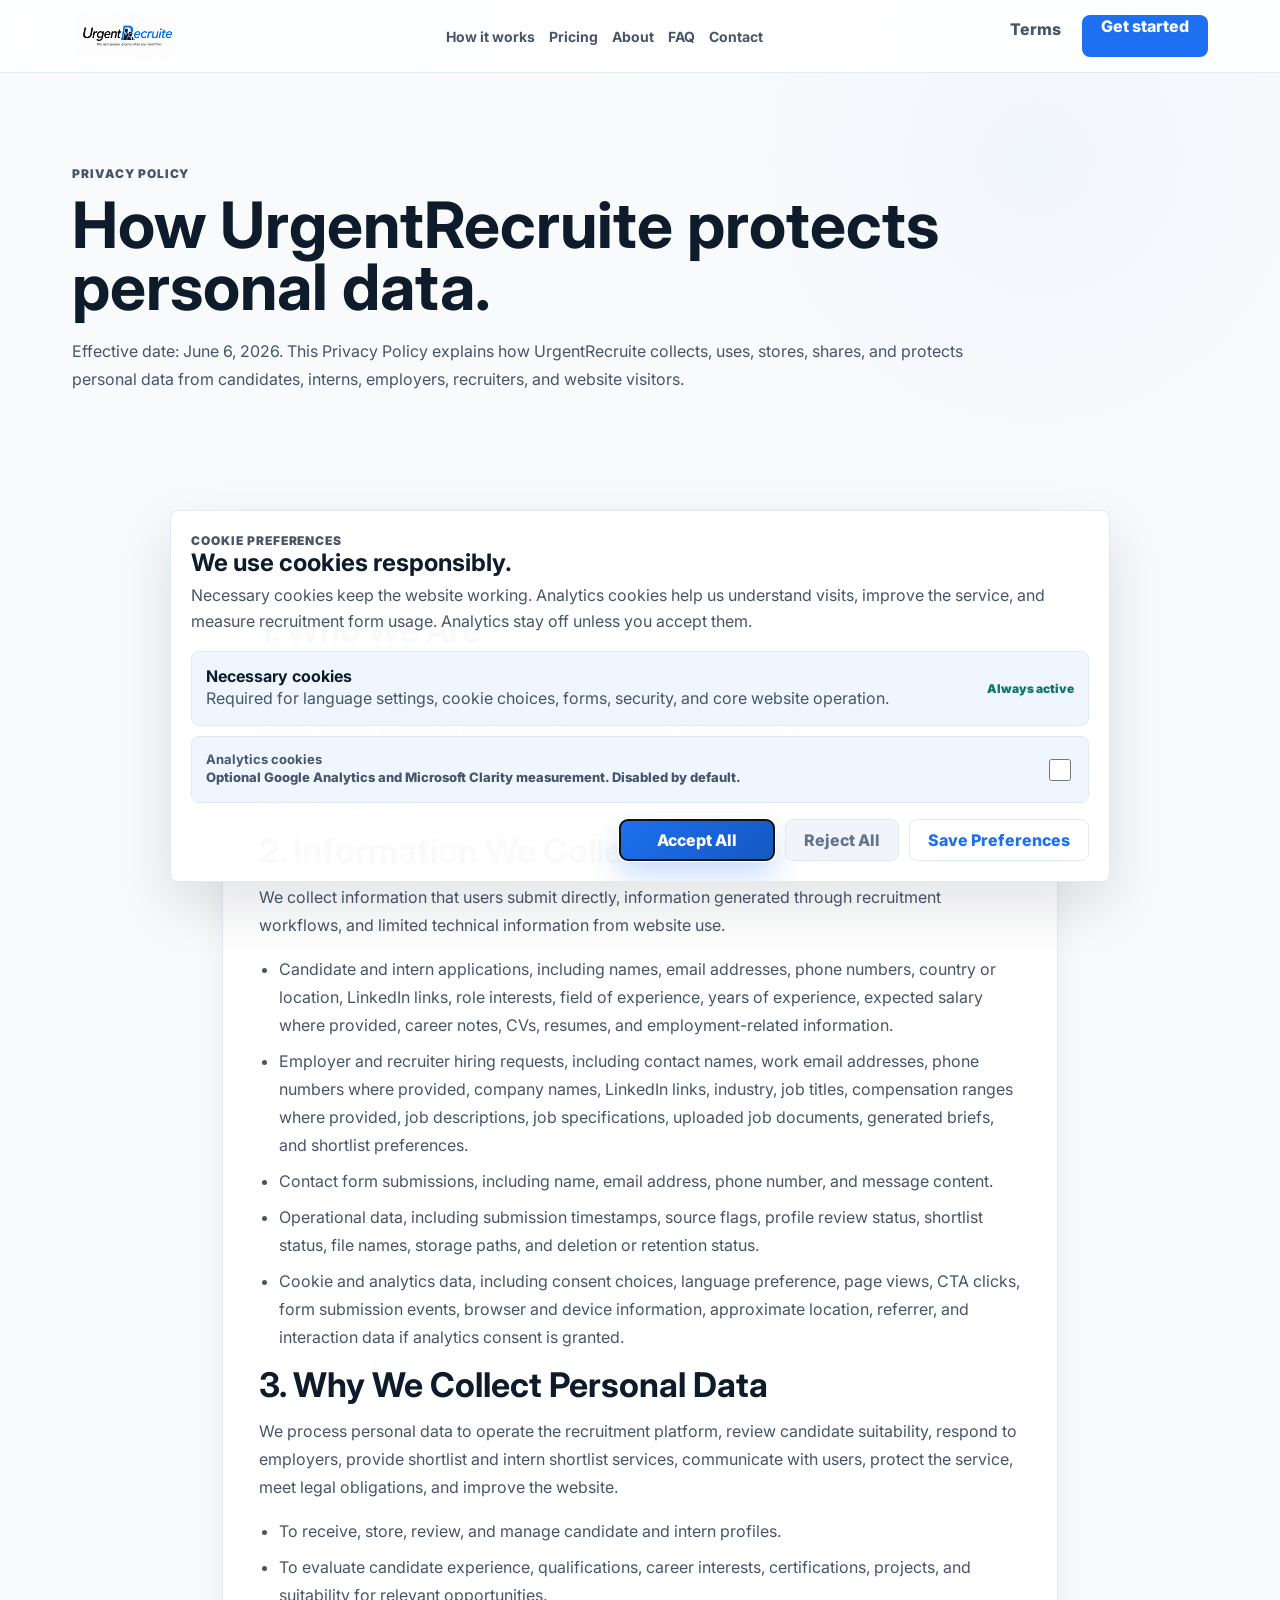
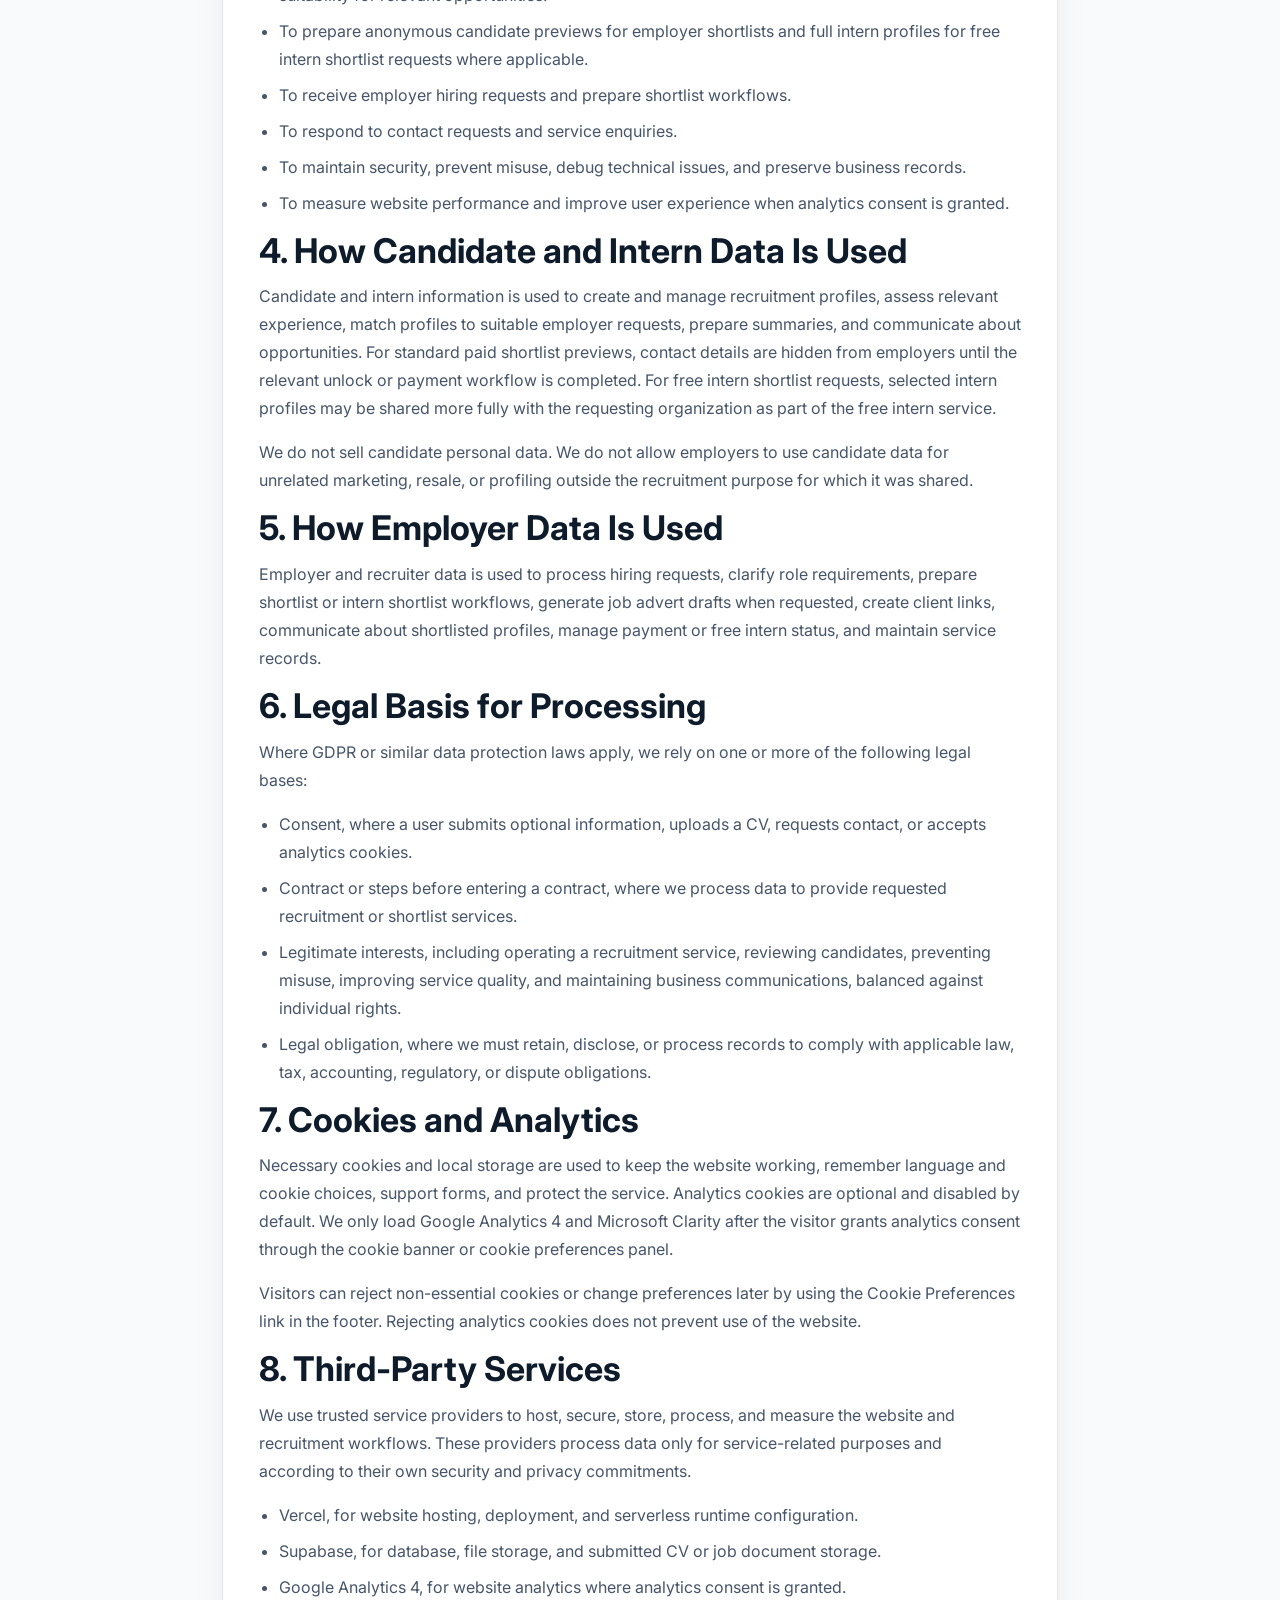
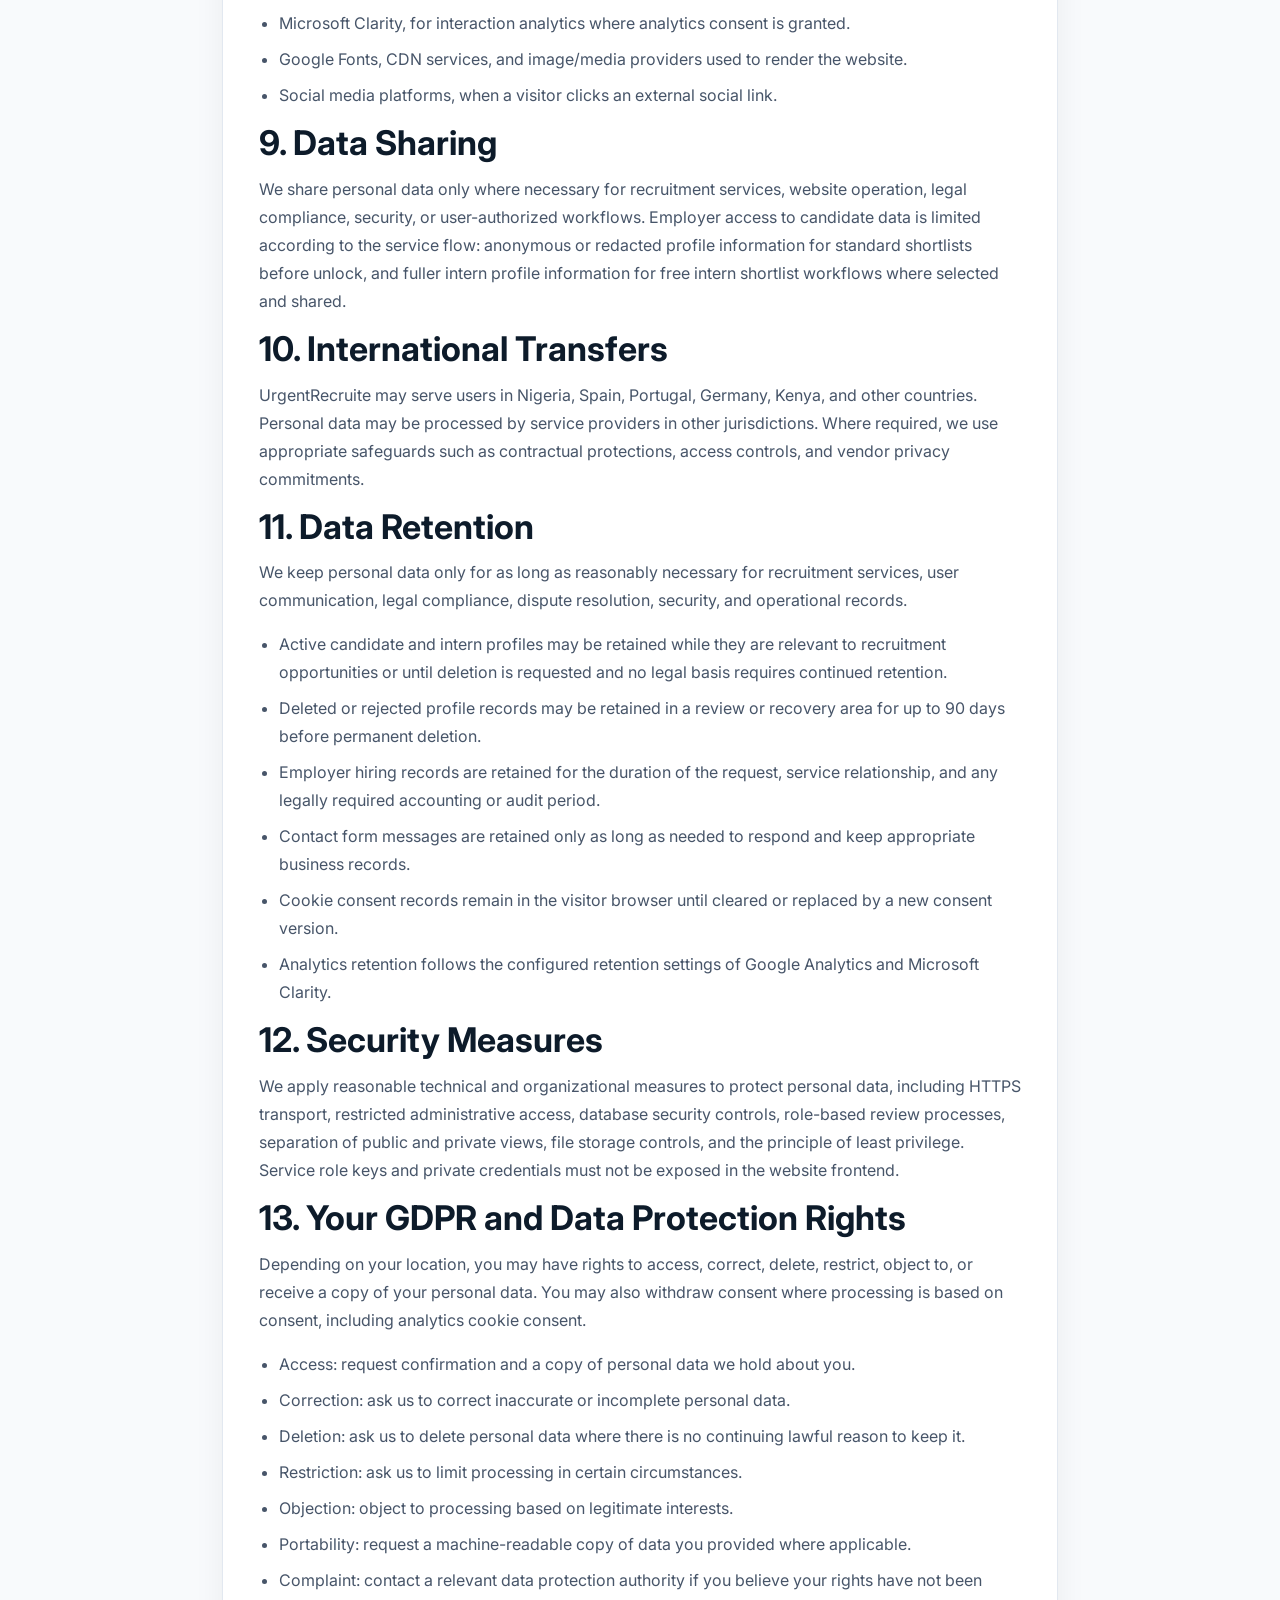
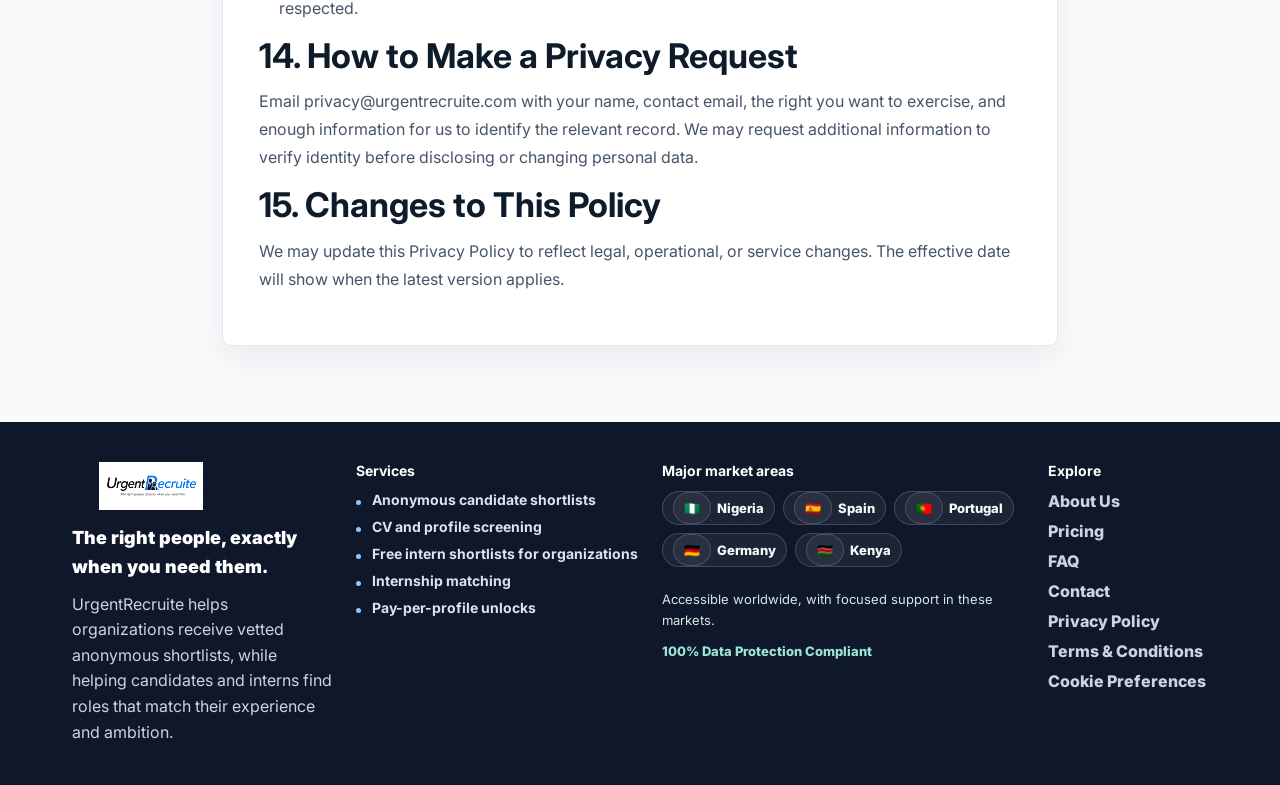
<file: privacy.html>
<!doctype html>
<html lang="en">
  <head>
    <meta charset="utf-8">
    <meta name="viewport" content="width=device-width, initial-scale=1">
    <meta name="description" content="UrgentRecruite Privacy Policy explaining how candidate, employer, CV, contact, cookie, and analytics data is handled.">
    <title>Privacy Policy | UrgentRecruite</title>
    <link rel="canonical" href="https://www.urgentrecruite.com/privacy">
    <link rel="icon" href="https://www.urgentrecruite.com/favicon.ico" sizes="any">
    <link rel="icon" type="image/png" sizes="192x192" href="https://www.urgentrecruite.com/favicon.png">
    <link rel="icon" type="image/png" sizes="32x32" href="https://www.urgentrecruite.com/assets/favicon-32x32.png">
    <link rel="apple-touch-icon" sizes="180x180" href="https://www.urgentrecruite.com/assets/apple-touch-icon.png">
    <link rel="manifest" href="https://www.urgentrecruite.com/site.webmanifest">
    <link rel="preconnect" href="https://fonts.googleapis.com">
    <link rel="preconnect" href="https://fonts.gstatic.com" crossorigin>
    <link href="https://fonts.googleapis.com/css2?family=Inter:wght@400;500;600;700;800;900&display=swap" rel="stylesheet">
    <link rel="stylesheet" href="styles.css">
  </head>
  <body>
    <header class="site-header">
      <a class="brand" href="index.html" aria-label="UrgentRecruite home">
        <img src="assets/logo.jpeg" alt="UrgentRecruite logo">
      </a>
      <nav class="nav-links" aria-label="Main navigation">
        <a href="index.html#how-it-works">How it works</a>
        <a href="index.html#pricing">Pricing</a>
        <a href="index.html#about">About</a>
        <a href="index.html#faq">FAQ</a>
        <a href="index.html#contact">Contact</a>
      </nav>
      <div class="header-actions">
        <a class="text-button" href="terms.html">Terms</a>
        <a class="primary-button" href="index.html#forms">Get started</a>
      </div>
      <div class="mobile-menu-controls">
        <a class="menu-button" href="index.html">Home</a>
      </div>
    </header>

    <main class="legal-main">
      <section class="legal-hero">
        <div class="legal-hero-content">
          <p class="eyebrow">Privacy Policy</p>
          <h1>How UrgentRecruite protects personal data.</h1>
          <p>Effective date: June 6, 2026. This Privacy Policy explains how UrgentRecruite collects, uses, stores, shares, and protects personal data from candidates, interns, employers, recruiters, and website visitors.</p>
        </div>
      </section>

      <section class="legal-content">
        <article class="legal-card">
          <h2>1. Who We Are</h2>
          <p>UrgentRecruite provides recruitment, candidate screening, shortlist, intern shortlist, and related talent services. For data protection purposes, UrgentRecruite is the controller of personal data collected directly through this website unless a written agreement states otherwise.</p>
          <p>Contact for privacy requests: <a href="mailto:privacy@urgentrecruite.com">privacy@urgentrecruite.com</a>. You may also contact us through the website contact form.</p>

          <h2>2. Information We Collect</h2>
          <p>We collect information that users submit directly, information generated through recruitment workflows, and limited technical information from website use.</p>
          <ul>
            <li>Candidate and intern applications, including names, email addresses, phone numbers, country or location, LinkedIn links, role interests, field of experience, years of experience, expected salary where provided, career notes, CVs, resumes, and employment-related information.</li>
            <li>Employer and recruiter hiring requests, including contact names, work email addresses, phone numbers where provided, company names, LinkedIn links, industry, job titles, compensation ranges where provided, job descriptions, job specifications, uploaded job documents, generated briefs, and shortlist preferences.</li>
            <li>Contact form submissions, including name, email address, phone number, and message content.</li>
            <li>Operational data, including submission timestamps, source flags, profile review status, shortlist status, file names, storage paths, and deletion or retention status.</li>
            <li>Cookie and analytics data, including consent choices, language preference, page views, CTA clicks, form submission events, browser and device information, approximate location, referrer, and interaction data if analytics consent is granted.</li>
          </ul>

          <h2>3. Why We Collect Personal Data</h2>
          <p>We process personal data to operate the recruitment platform, review candidate suitability, respond to employers, provide shortlist and intern shortlist services, communicate with users, protect the service, meet legal obligations, and improve the website.</p>
          <ul>
            <li>To receive, store, review, and manage candidate and intern profiles.</li>
            <li>To evaluate candidate experience, qualifications, career interests, certifications, projects, and suitability for relevant opportunities.</li>
            <li>To prepare anonymous candidate previews for employer shortlists and full intern profiles for free intern shortlist requests where applicable.</li>
            <li>To receive employer hiring requests and prepare shortlist workflows.</li>
            <li>To respond to contact requests and service enquiries.</li>
            <li>To maintain security, prevent misuse, debug technical issues, and preserve business records.</li>
            <li>To measure website performance and improve user experience when analytics consent is granted.</li>
          </ul>

          <h2>4. How Candidate and Intern Data Is Used</h2>
          <p>Candidate and intern information is used to create and manage recruitment profiles, assess relevant experience, match profiles to suitable employer requests, prepare summaries, and communicate about opportunities. For standard paid shortlist previews, contact details are hidden from employers until the relevant unlock or payment workflow is completed. For free intern shortlist requests, selected intern profiles may be shared more fully with the requesting organization as part of the free intern service.</p>
          <p>We do not sell candidate personal data. We do not allow employers to use candidate data for unrelated marketing, resale, or profiling outside the recruitment purpose for which it was shared.</p>

          <h2>5. How Employer Data Is Used</h2>
          <p>Employer and recruiter data is used to process hiring requests, clarify role requirements, prepare shortlist or intern shortlist workflows, generate job advert drafts when requested, create client links, communicate about shortlisted profiles, manage payment or free intern status, and maintain service records.</p>

          <h2>6. Legal Basis for Processing</h2>
          <p>Where GDPR or similar data protection laws apply, we rely on one or more of the following legal bases:</p>
          <ul>
            <li>Consent, where a user submits optional information, uploads a CV, requests contact, or accepts analytics cookies.</li>
            <li>Contract or steps before entering a contract, where we process data to provide requested recruitment or shortlist services.</li>
            <li>Legitimate interests, including operating a recruitment service, reviewing candidates, preventing misuse, improving service quality, and maintaining business communications, balanced against individual rights.</li>
            <li>Legal obligation, where we must retain, disclose, or process records to comply with applicable law, tax, accounting, regulatory, or dispute obligations.</li>
          </ul>

          <h2>7. Cookies and Analytics</h2>
          <p>Necessary cookies and local storage are used to keep the website working, remember language and cookie choices, support forms, and protect the service. Analytics cookies are optional and disabled by default. We only load Google Analytics 4 and Microsoft Clarity after the visitor grants analytics consent through the cookie banner or cookie preferences panel.</p>
          <p>Visitors can reject non-essential cookies or change preferences later by using the Cookie Preferences link in the footer. Rejecting analytics cookies does not prevent use of the website.</p>

          <h2>8. Third-Party Services</h2>
          <p>We use trusted service providers to host, secure, store, process, and measure the website and recruitment workflows. These providers process data only for service-related purposes and according to their own security and privacy commitments.</p>
          <ul>
            <li>Vercel, for website hosting, deployment, and serverless runtime configuration.</li>
            <li>Supabase, for database, file storage, and submitted CV or job document storage.</li>
            <li>Google Analytics 4, for website analytics where analytics consent is granted.</li>
            <li>Microsoft Clarity, for interaction analytics where analytics consent is granted.</li>
            <li>Google Fonts, CDN services, and image/media providers used to render the website.</li>
            <li>Social media platforms, when a visitor clicks an external social link.</li>
          </ul>

          <h2>9. Data Sharing</h2>
          <p>We share personal data only where necessary for recruitment services, website operation, legal compliance, security, or user-authorized workflows. Employer access to candidate data is limited according to the service flow: anonymous or redacted profile information for standard shortlists before unlock, and fuller intern profile information for free intern shortlist workflows where selected and shared.</p>

          <h2>10. International Transfers</h2>
          <p>UrgentRecruite may serve users in Nigeria, Spain, Portugal, Germany, Kenya, and other countries. Personal data may be processed by service providers in other jurisdictions. Where required, we use appropriate safeguards such as contractual protections, access controls, and vendor privacy commitments.</p>

          <h2>11. Data Retention</h2>
          <p>We keep personal data only for as long as reasonably necessary for recruitment services, user communication, legal compliance, dispute resolution, security, and operational records.</p>
          <ul>
            <li>Active candidate and intern profiles may be retained while they are relevant to recruitment opportunities or until deletion is requested and no legal basis requires continued retention.</li>
            <li>Deleted or rejected profile records may be retained in a review or recovery area for up to 90 days before permanent deletion.</li>
            <li>Employer hiring records are retained for the duration of the request, service relationship, and any legally required accounting or audit period.</li>
            <li>Contact form messages are retained only as long as needed to respond and keep appropriate business records.</li>
            <li>Cookie consent records remain in the visitor browser until cleared or replaced by a new consent version.</li>
            <li>Analytics retention follows the configured retention settings of Google Analytics and Microsoft Clarity.</li>
          </ul>

          <h2>12. Security Measures</h2>
          <p>We apply reasonable technical and organizational measures to protect personal data, including HTTPS transport, restricted administrative access, database security controls, role-based review processes, separation of public and private views, file storage controls, and the principle of least privilege. Service role keys and private credentials must not be exposed in the website frontend.</p>

          <h2>13. Your GDPR and Data Protection Rights</h2>
          <p>Depending on your location, you may have rights to access, correct, delete, restrict, object to, or receive a copy of your personal data. You may also withdraw consent where processing is based on consent, including analytics cookie consent.</p>
          <ul>
            <li>Access: request confirmation and a copy of personal data we hold about you.</li>
            <li>Correction: ask us to correct inaccurate or incomplete personal data.</li>
            <li>Deletion: ask us to delete personal data where there is no continuing lawful reason to keep it.</li>
            <li>Restriction: ask us to limit processing in certain circumstances.</li>
            <li>Objection: object to processing based on legitimate interests.</li>
            <li>Portability: request a machine-readable copy of data you provided where applicable.</li>
            <li>Complaint: contact a relevant data protection authority if you believe your rights have not been respected.</li>
          </ul>

          <h2>14. How to Make a Privacy Request</h2>
          <p>Email <a href="mailto:privacy@urgentrecruite.com">privacy@urgentrecruite.com</a> with your name, contact email, the right you want to exercise, and enough information for us to identify the relevant record. We may request additional information to verify identity before disclosing or changing personal data.</p>

          <h2>15. Changes to This Policy</h2>
          <p>We may update this Privacy Policy to reflect legal, operational, or service changes. The effective date will show when the latest version applies.</p>
        </article>
      </section>
    </main>

    <footer class="footer">
      <div class="footer-brand">
        <img src="assets/logo.jpeg" alt="UrgentRecruite logo">
        <p class="footer-motto">The right people, exactly when you need them.</p>
        <p>UrgentRecruite helps organizations receive vetted anonymous shortlists, while helping candidates and interns find roles that match their experience and ambition.</p>
      </div>
      <div class="footer-column">
        <h3>Services</h3>
        <ul class="footer-list">
          <li>Anonymous candidate shortlists</li>
          <li>CV and profile screening</li>
          <li>Free intern shortlists for organizations</li>
          <li>Internship matching</li>
          <li>Pay-per-profile unlocks</li>
        </ul>
      </div>
      <div class="footer-column">
        <h3>Major market areas</h3>
        <div class="country-list" aria-label="Operating countries">
          <span><span aria-hidden="true">&#x1F1F3;&#x1F1EC;</span> Nigeria</span>
          <span><span aria-hidden="true">&#x1F1EA;&#x1F1F8;</span> Spain</span>
          <span><span aria-hidden="true">&#x1F1F5;&#x1F1F9;</span> Portugal</span>
          <span><span aria-hidden="true">&#x1F1E9;&#x1F1EA;</span> Germany</span>
          <span><span aria-hidden="true">&#x1F1F0;&#x1F1EA;</span> Kenya</span>
        </div>
        <p class="market-note">Accessible worldwide, with focused support in these markets.</p>
        <span class="compliance-note">100% Data Protection Compliant</span>
      </div>
      <div class="footer-column">
        <h3>Explore</h3>
        <nav>
          <a href="index.html#about">About Us</a>
          <a href="index.html#pricing">Pricing</a>
          <a href="index.html#faq">FAQ</a>
          <a href="index.html#contact">Contact</a>
          <a href="privacy.html">Privacy Policy</a>
          <a href="terms.html">Terms &amp; Conditions</a>
          <button class="footer-link-button" type="button" data-cookie-preferences>Cookie Preferences</button>
        </nav>
      </div>
    </footer>

    <script src="compliance.js"></script>
  </body>
</html>
</file>
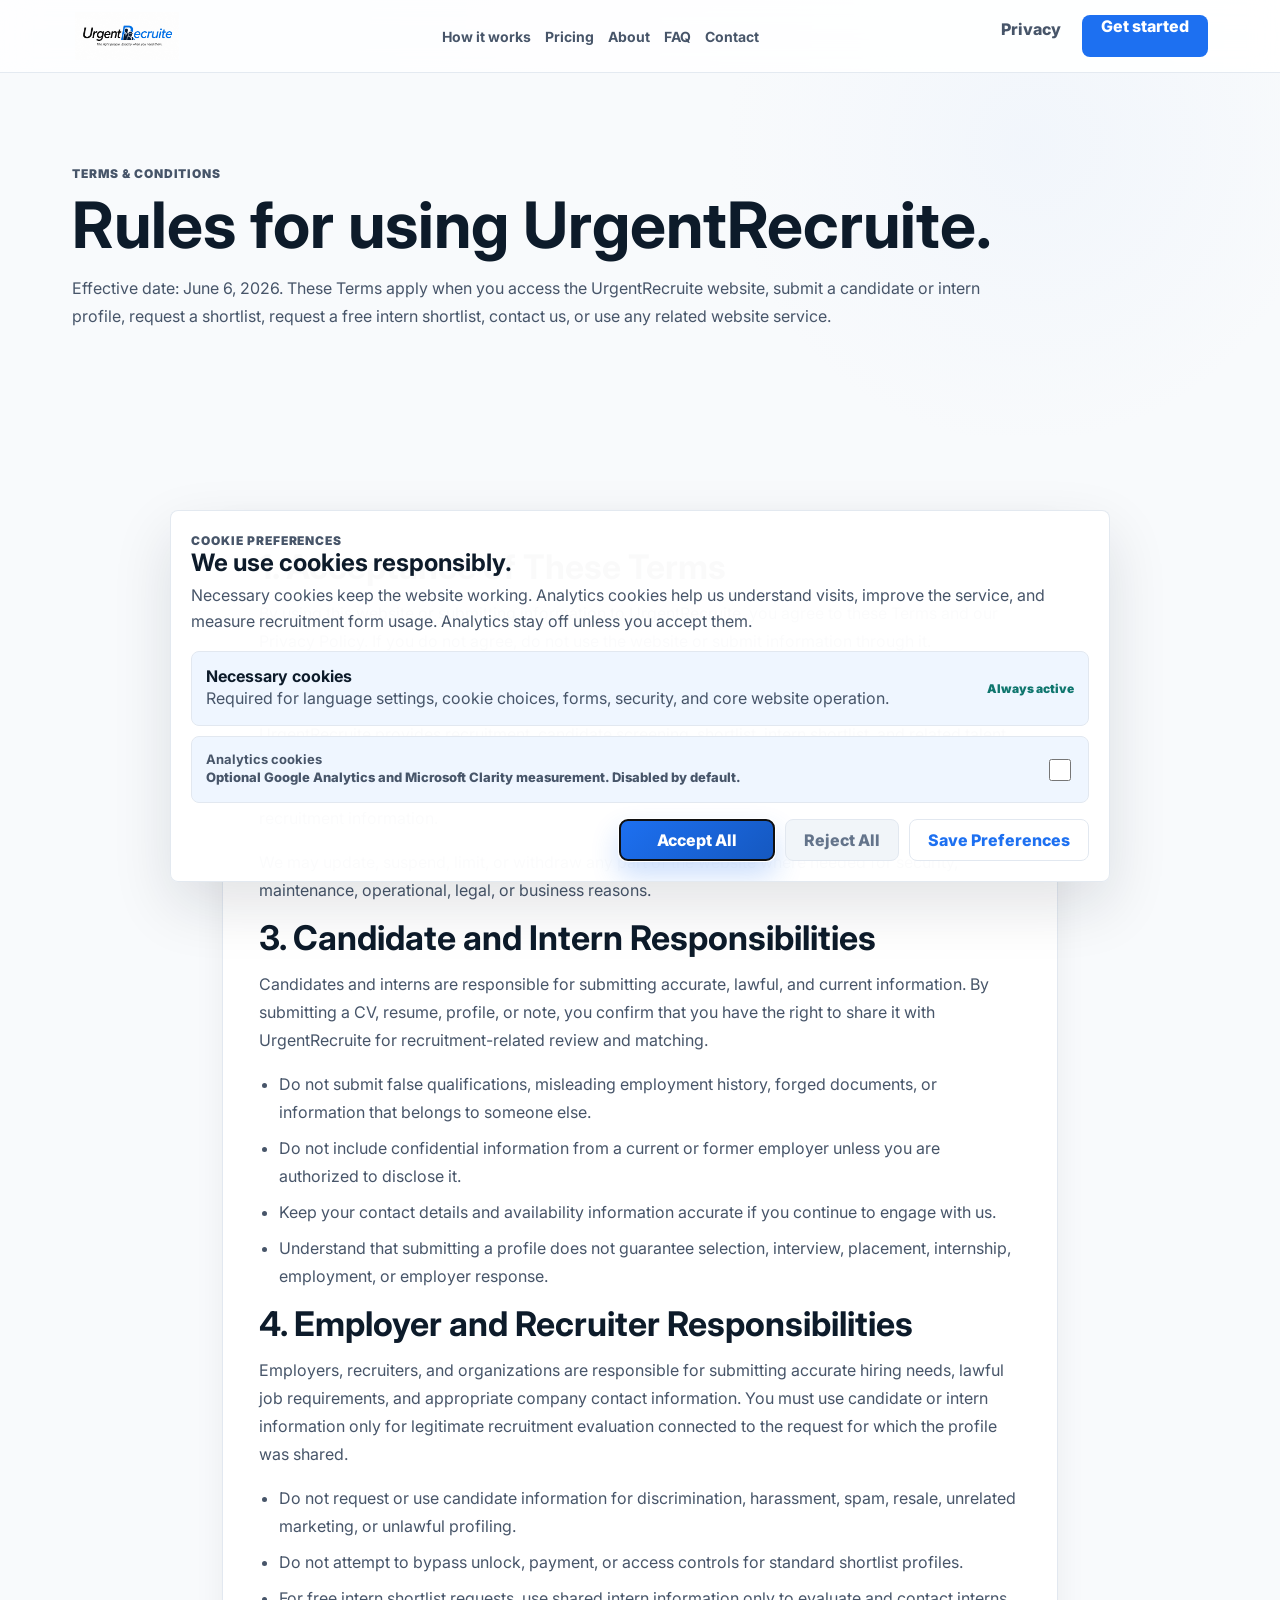
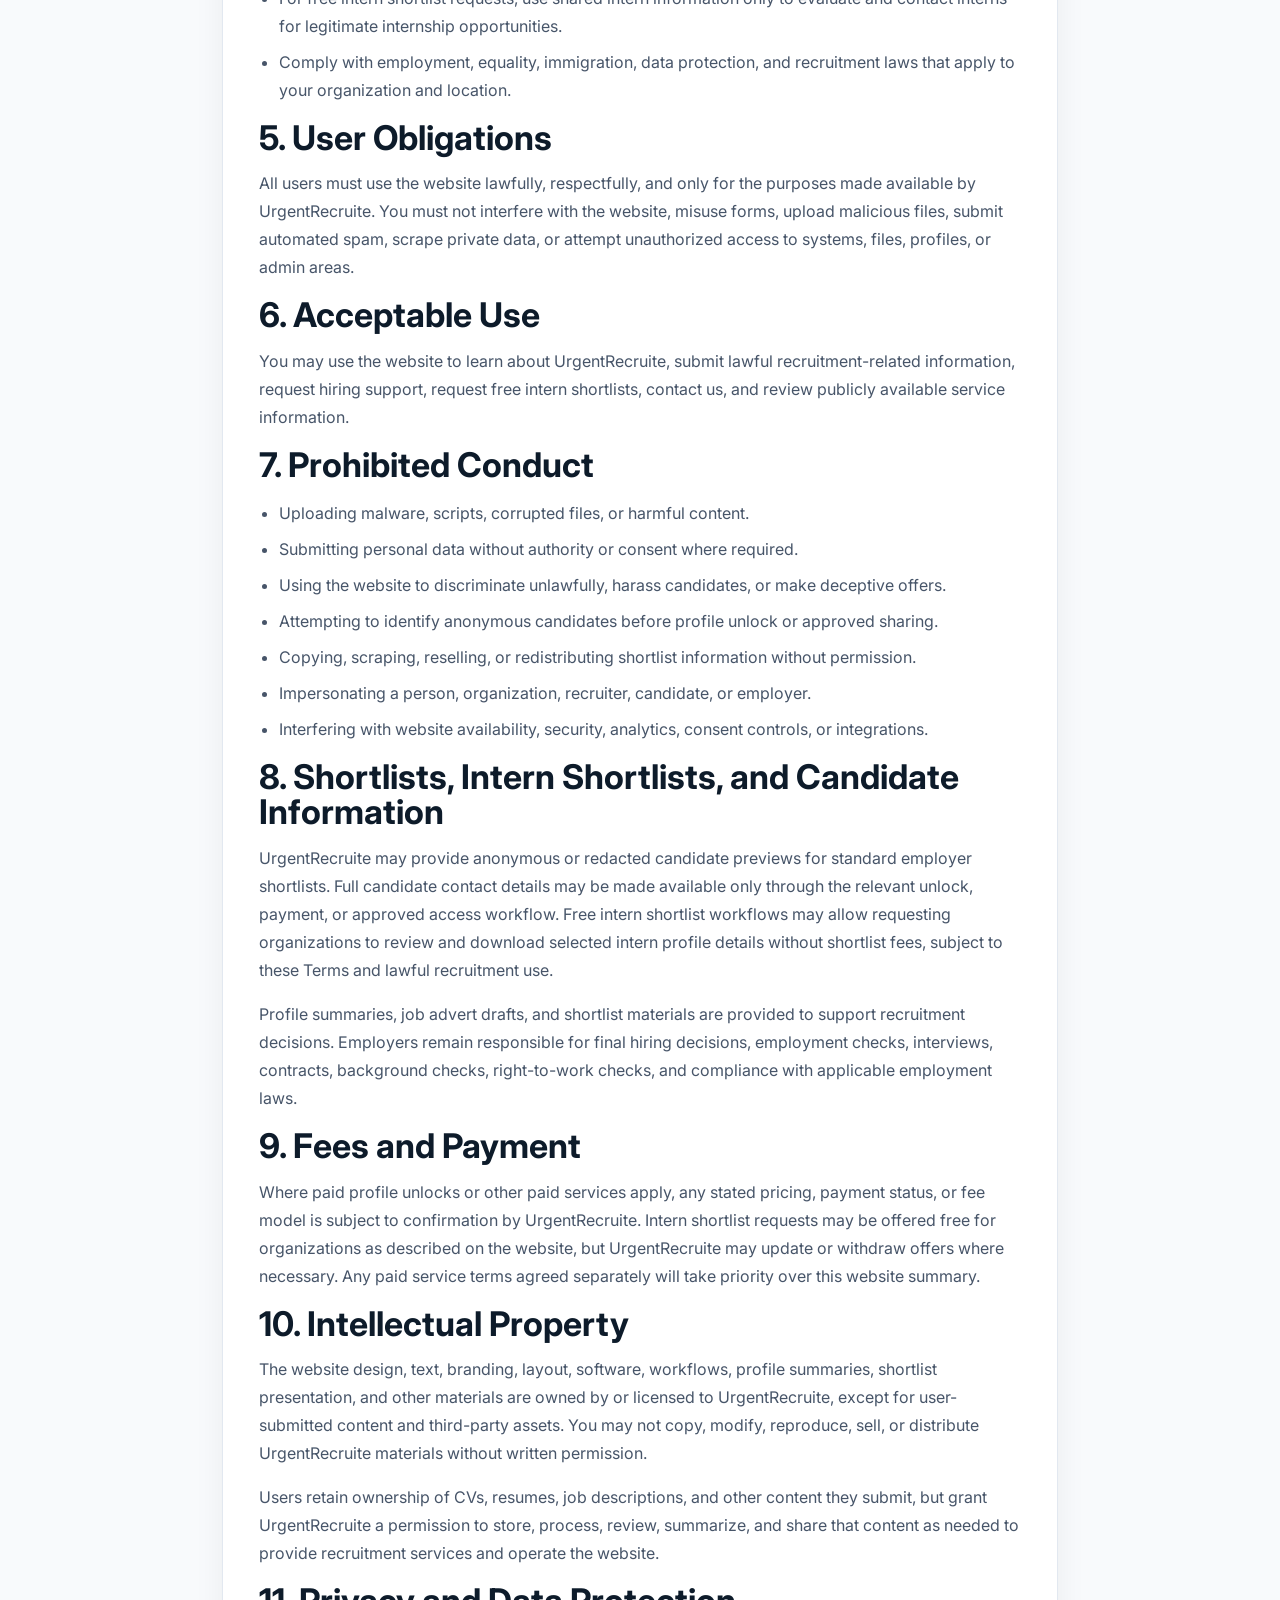
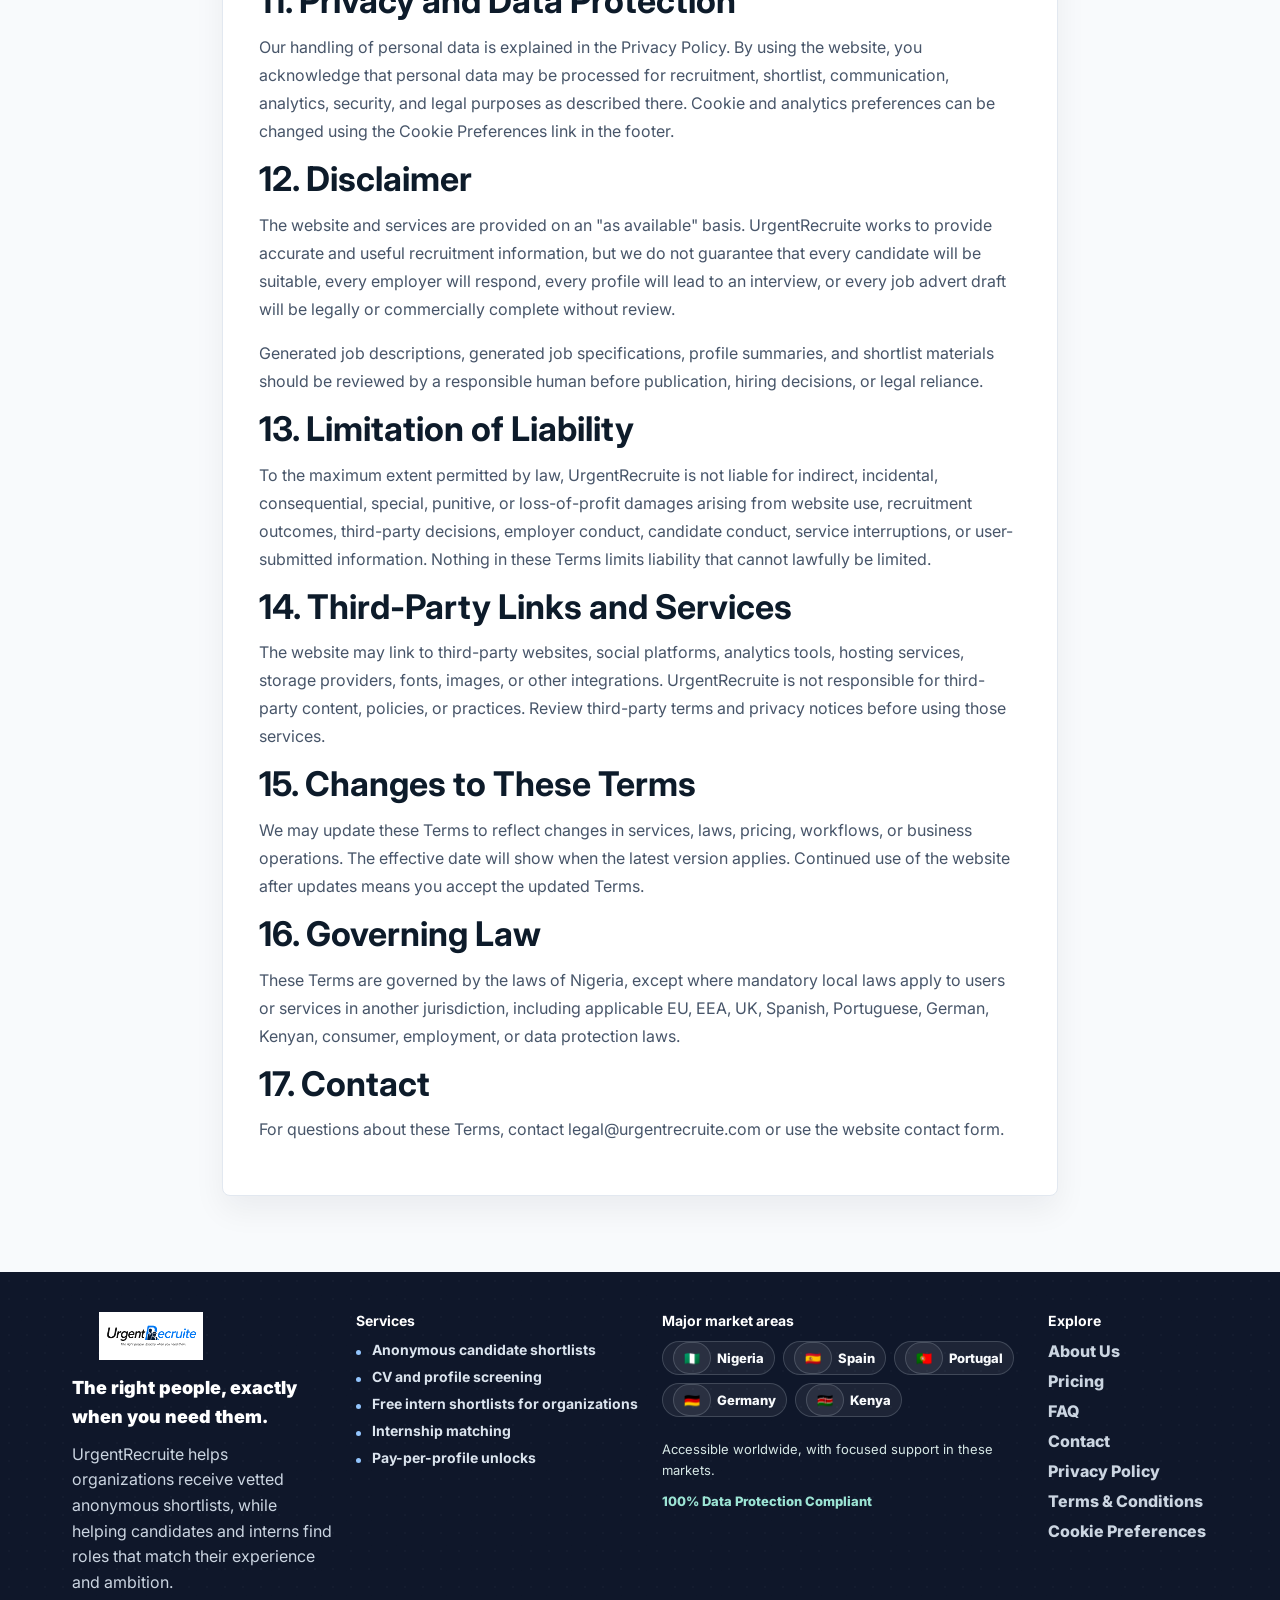
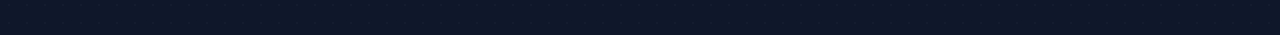
<file: terms.html>
<!doctype html>
<html lang="en">
  <head>
    <meta charset="utf-8">
    <meta name="viewport" content="width=device-width, initial-scale=1">
    <meta name="description" content="UrgentRecruite Terms and Conditions for website users, candidates, interns, employers, and recruiters.">
    <title>Terms &amp; Conditions | UrgentRecruite</title>
    <link rel="canonical" href="https://www.urgentrecruite.com/terms">
    <link rel="icon" href="https://www.urgentrecruite.com/favicon.ico" sizes="any">
    <link rel="icon" type="image/png" sizes="192x192" href="https://www.urgentrecruite.com/favicon.png">
    <link rel="icon" type="image/png" sizes="32x32" href="https://www.urgentrecruite.com/assets/favicon-32x32.png">
    <link rel="apple-touch-icon" sizes="180x180" href="https://www.urgentrecruite.com/assets/apple-touch-icon.png">
    <link rel="manifest" href="https://www.urgentrecruite.com/site.webmanifest">
    <link rel="preconnect" href="https://fonts.googleapis.com">
    <link rel="preconnect" href="https://fonts.gstatic.com" crossorigin>
    <link href="https://fonts.googleapis.com/css2?family=Inter:wght@400;500;600;700;800;900&display=swap" rel="stylesheet">
    <link rel="stylesheet" href="styles.css">
  </head>
  <body>
    <header class="site-header">
      <a class="brand" href="index.html" aria-label="UrgentRecruite home">
        <img src="assets/logo.jpeg" alt="UrgentRecruite logo">
      </a>
      <nav class="nav-links" aria-label="Main navigation">
        <a href="index.html#how-it-works">How it works</a>
        <a href="index.html#pricing">Pricing</a>
        <a href="index.html#about">About</a>
        <a href="index.html#faq">FAQ</a>
        <a href="index.html#contact">Contact</a>
      </nav>
      <div class="header-actions">
        <a class="text-button" href="privacy.html">Privacy</a>
        <a class="primary-button" href="index.html#forms">Get started</a>
      </div>
      <div class="mobile-menu-controls">
        <a class="menu-button" href="index.html">Home</a>
      </div>
    </header>

    <main class="legal-main">
      <section class="legal-hero">
        <div class="legal-hero-content">
          <p class="eyebrow">Terms &amp; Conditions</p>
          <h1>Rules for using UrgentRecruite.</h1>
          <p>Effective date: June 6, 2026. These Terms apply when you access the UrgentRecruite website, submit a candidate or intern profile, request a shortlist, request a free intern shortlist, contact us, or use any related website service.</p>
        </div>
      </section>

      <section class="legal-content">
        <article class="legal-card">
          <h2>1. Acceptance of These Terms</h2>
          <p>By using this website or submitting information to UrgentRecruite, you agree to these Terms and our Privacy Policy. If you do not agree, do not use the website or submit information through it.</p>

          <h2>2. Website Use</h2>
          <p>UrgentRecruite provides recruitment, candidate screening, shortlist, intern shortlist, and related talent services. The website may be used to submit candidate profiles, intern applications, employer hiring requests, free intern shortlist requests, contact messages, CVs, resumes, job descriptions, and related recruitment information.</p>
          <p>We may update, suspend, limit, or withdraw any part of the website where needed for security, maintenance, operational, legal, or business reasons.</p>

          <h2>3. Candidate and Intern Responsibilities</h2>
          <p>Candidates and interns are responsible for submitting accurate, lawful, and current information. By submitting a CV, resume, profile, or note, you confirm that you have the right to share it with UrgentRecruite for recruitment-related review and matching.</p>
          <ul>
            <li>Do not submit false qualifications, misleading employment history, forged documents, or information that belongs to someone else.</li>
            <li>Do not include confidential information from a current or former employer unless you are authorized to disclose it.</li>
            <li>Keep your contact details and availability information accurate if you continue to engage with us.</li>
            <li>Understand that submitting a profile does not guarantee selection, interview, placement, internship, employment, or employer response.</li>
          </ul>

          <h2>4. Employer and Recruiter Responsibilities</h2>
          <p>Employers, recruiters, and organizations are responsible for submitting accurate hiring needs, lawful job requirements, and appropriate company contact information. You must use candidate or intern information only for legitimate recruitment evaluation connected to the request for which the profile was shared.</p>
          <ul>
            <li>Do not request or use candidate information for discrimination, harassment, spam, resale, unrelated marketing, or unlawful profiling.</li>
            <li>Do not attempt to bypass unlock, payment, or access controls for standard shortlist profiles.</li>
            <li>For free intern shortlist requests, use shared intern information only to evaluate and contact interns for legitimate internship opportunities.</li>
            <li>Comply with employment, equality, immigration, data protection, and recruitment laws that apply to your organization and location.</li>
          </ul>

          <h2>5. User Obligations</h2>
          <p>All users must use the website lawfully, respectfully, and only for the purposes made available by UrgentRecruite. You must not interfere with the website, misuse forms, upload malicious files, submit automated spam, scrape private data, or attempt unauthorized access to systems, files, profiles, or admin areas.</p>

          <h2>6. Acceptable Use</h2>
          <p>You may use the website to learn about UrgentRecruite, submit lawful recruitment-related information, request hiring support, request free intern shortlists, contact us, and review publicly available service information.</p>

          <h2>7. Prohibited Conduct</h2>
          <ul>
            <li>Uploading malware, scripts, corrupted files, or harmful content.</li>
            <li>Submitting personal data without authority or consent where required.</li>
            <li>Using the website to discriminate unlawfully, harass candidates, or make deceptive offers.</li>
            <li>Attempting to identify anonymous candidates before profile unlock or approved sharing.</li>
            <li>Copying, scraping, reselling, or redistributing shortlist information without permission.</li>
            <li>Impersonating a person, organization, recruiter, candidate, or employer.</li>
            <li>Interfering with website availability, security, analytics, consent controls, or integrations.</li>
          </ul>

          <h2>8. Shortlists, Intern Shortlists, and Candidate Information</h2>
          <p>UrgentRecruite may provide anonymous or redacted candidate previews for standard employer shortlists. Full candidate contact details may be made available only through the relevant unlock, payment, or approved access workflow. Free intern shortlist workflows may allow requesting organizations to review and download selected intern profile details without shortlist fees, subject to these Terms and lawful recruitment use.</p>
          <p>Profile summaries, job advert drafts, and shortlist materials are provided to support recruitment decisions. Employers remain responsible for final hiring decisions, employment checks, interviews, contracts, background checks, right-to-work checks, and compliance with applicable employment laws.</p>

          <h2>9. Fees and Payment</h2>
          <p>Where paid profile unlocks or other paid services apply, any stated pricing, payment status, or fee model is subject to confirmation by UrgentRecruite. Intern shortlist requests may be offered free for organizations as described on the website, but UrgentRecruite may update or withdraw offers where necessary. Any paid service terms agreed separately will take priority over this website summary.</p>

          <h2>10. Intellectual Property</h2>
          <p>The website design, text, branding, layout, software, workflows, profile summaries, shortlist presentation, and other materials are owned by or licensed to UrgentRecruite, except for user-submitted content and third-party assets. You may not copy, modify, reproduce, sell, or distribute UrgentRecruite materials without written permission.</p>
          <p>Users retain ownership of CVs, resumes, job descriptions, and other content they submit, but grant UrgentRecruite a permission to store, process, review, summarize, and share that content as needed to provide recruitment services and operate the website.</p>

          <h2>11. Privacy and Data Protection</h2>
          <p>Our handling of personal data is explained in the <a href="privacy.html">Privacy Policy</a>. By using the website, you acknowledge that personal data may be processed for recruitment, shortlist, communication, analytics, security, and legal purposes as described there. Cookie and analytics preferences can be changed using the Cookie Preferences link in the footer.</p>

          <h2>12. Disclaimer</h2>
          <p>The website and services are provided on an "as available" basis. UrgentRecruite works to provide accurate and useful recruitment information, but we do not guarantee that every candidate will be suitable, every employer will respond, every profile will lead to an interview, or every job advert draft will be legally or commercially complete without review.</p>
          <p>Generated job descriptions, generated job specifications, profile summaries, and shortlist materials should be reviewed by a responsible human before publication, hiring decisions, or legal reliance.</p>

          <h2>13. Limitation of Liability</h2>
          <p>To the maximum extent permitted by law, UrgentRecruite is not liable for indirect, incidental, consequential, special, punitive, or loss-of-profit damages arising from website use, recruitment outcomes, third-party decisions, employer conduct, candidate conduct, service interruptions, or user-submitted information. Nothing in these Terms limits liability that cannot lawfully be limited.</p>

          <h2>14. Third-Party Links and Services</h2>
          <p>The website may link to third-party websites, social platforms, analytics tools, hosting services, storage providers, fonts, images, or other integrations. UrgentRecruite is not responsible for third-party content, policies, or practices. Review third-party terms and privacy notices before using those services.</p>

          <h2>15. Changes to These Terms</h2>
          <p>We may update these Terms to reflect changes in services, laws, pricing, workflows, or business operations. The effective date will show when the latest version applies. Continued use of the website after updates means you accept the updated Terms.</p>

          <h2>16. Governing Law</h2>
          <p>These Terms are governed by the laws of Nigeria, except where mandatory local laws apply to users or services in another jurisdiction, including applicable EU, EEA, UK, Spanish, Portuguese, German, Kenyan, consumer, employment, or data protection laws.</p>

          <h2>17. Contact</h2>
          <p>For questions about these Terms, contact <a href="mailto:legal@urgentrecruite.com">legal@urgentrecruite.com</a> or use the website contact form.</p>
        </article>
      </section>
    </main>

    <footer class="footer">
      <div class="footer-brand">
        <img src="assets/logo.jpeg" alt="UrgentRecruite logo">
        <p class="footer-motto">The right people, exactly when you need them.</p>
        <p>UrgentRecruite helps organizations receive vetted anonymous shortlists, while helping candidates and interns find roles that match their experience and ambition.</p>
      </div>
      <div class="footer-column">
        <h3>Services</h3>
        <ul class="footer-list">
          <li>Anonymous candidate shortlists</li>
          <li>CV and profile screening</li>
          <li>Free intern shortlists for organizations</li>
          <li>Internship matching</li>
          <li>Pay-per-profile unlocks</li>
        </ul>
      </div>
      <div class="footer-column">
        <h3>Major market areas</h3>
        <div class="country-list" aria-label="Operating countries">
          <span><span aria-hidden="true">&#x1F1F3;&#x1F1EC;</span> Nigeria</span>
          <span><span aria-hidden="true">&#x1F1EA;&#x1F1F8;</span> Spain</span>
          <span><span aria-hidden="true">&#x1F1F5;&#x1F1F9;</span> Portugal</span>
          <span><span aria-hidden="true">&#x1F1E9;&#x1F1EA;</span> Germany</span>
          <span><span aria-hidden="true">&#x1F1F0;&#x1F1EA;</span> Kenya</span>
        </div>
        <p class="market-note">Accessible worldwide, with focused support in these markets.</p>
        <span class="compliance-note">100% Data Protection Compliant</span>
      </div>
      <div class="footer-column">
        <h3>Explore</h3>
        <nav>
          <a href="index.html#about">About Us</a>
          <a href="index.html#pricing">Pricing</a>
          <a href="index.html#faq">FAQ</a>
          <a href="index.html#contact">Contact</a>
          <a href="privacy.html">Privacy Policy</a>
          <a href="terms.html">Terms &amp; Conditions</a>
          <button class="footer-link-button" type="button" data-cookie-preferences>Cookie Preferences</button>
        </nav>
      </div>
    </footer>

    <script src="compliance.js"></script>
  </body>
</html>
</file>
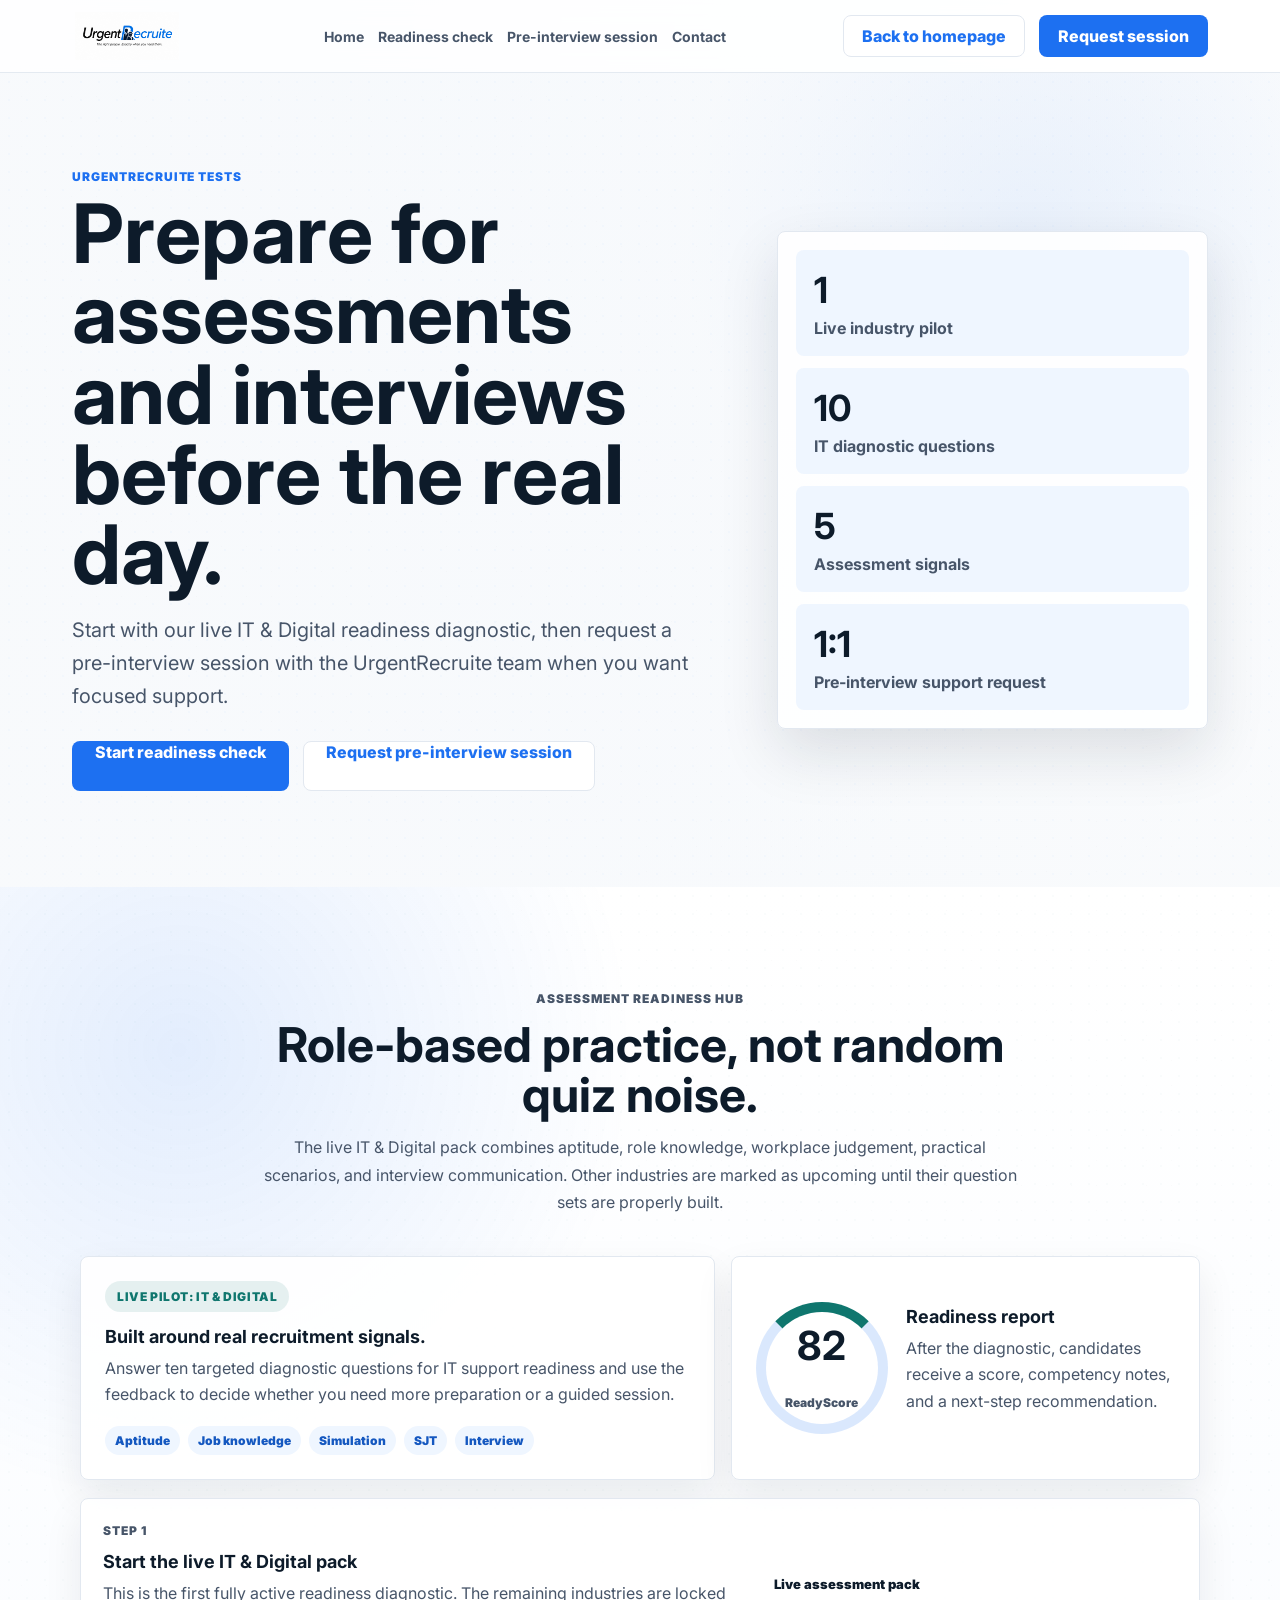
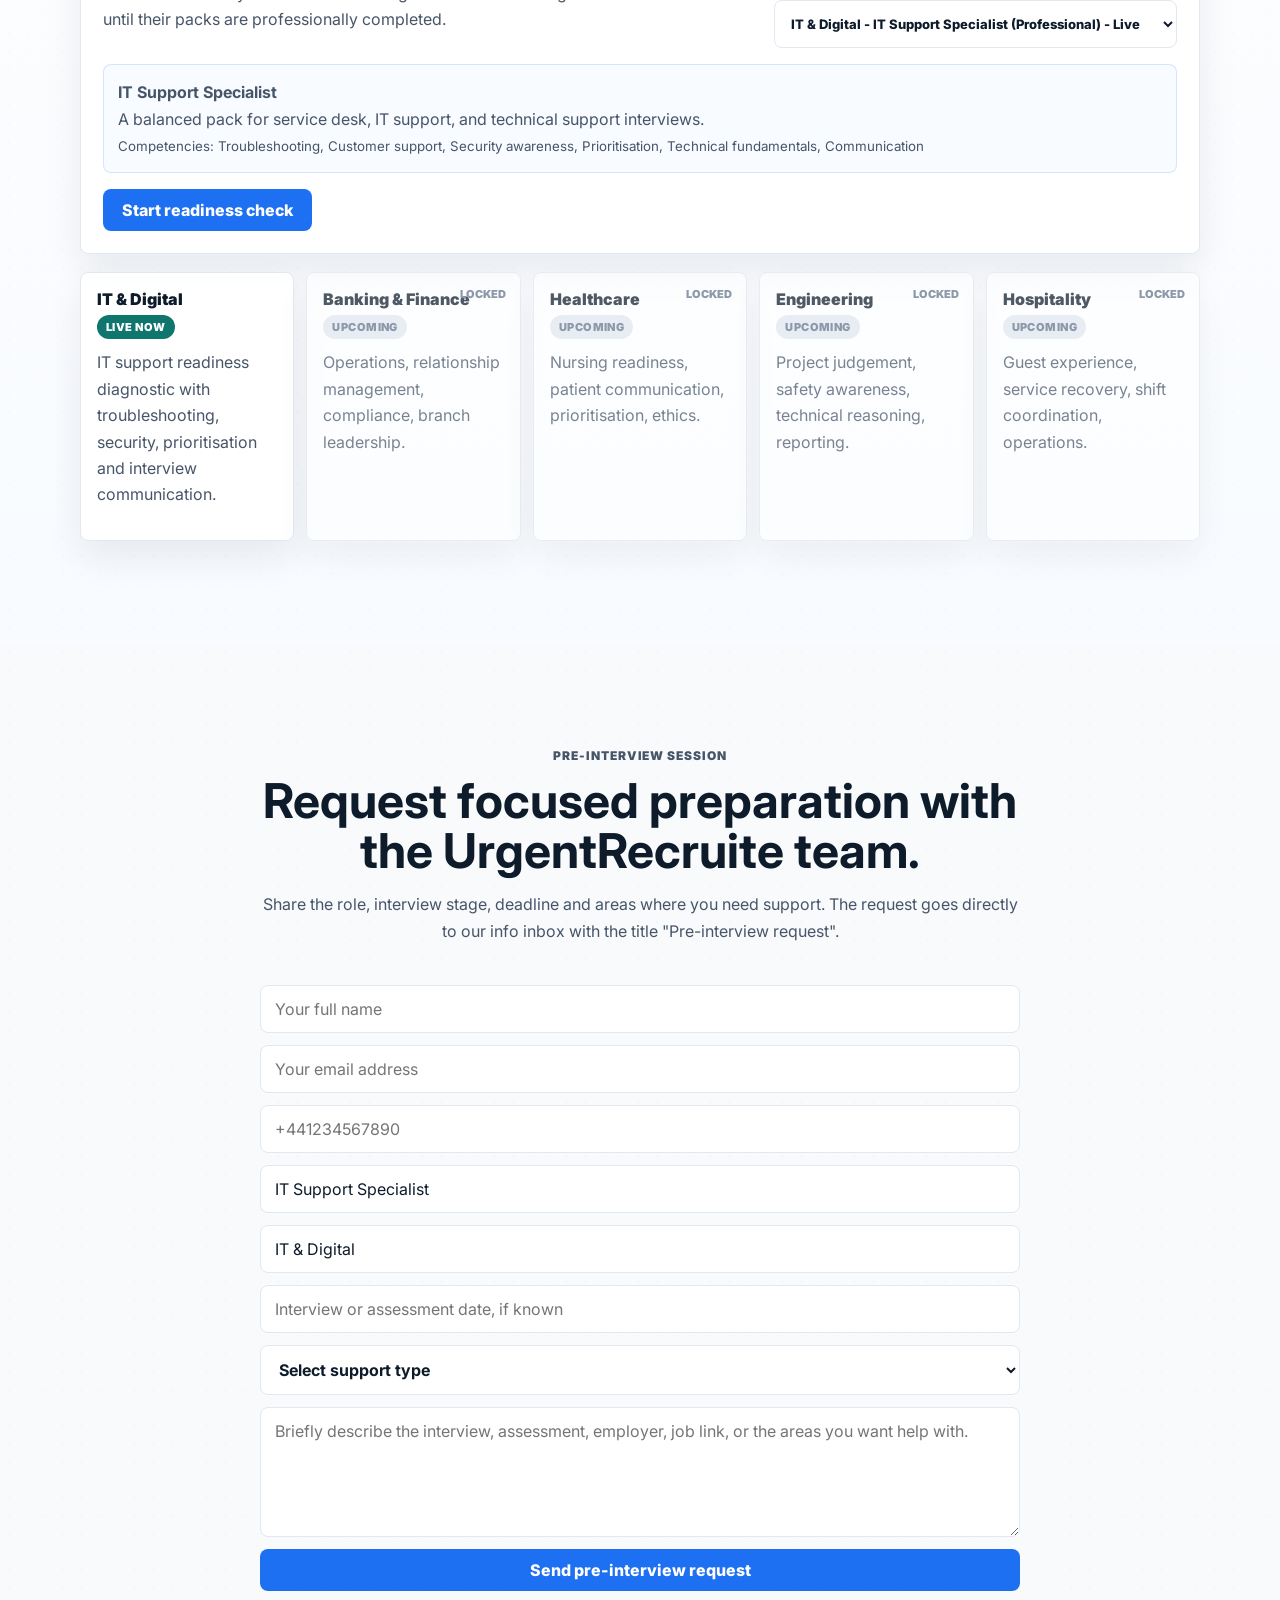
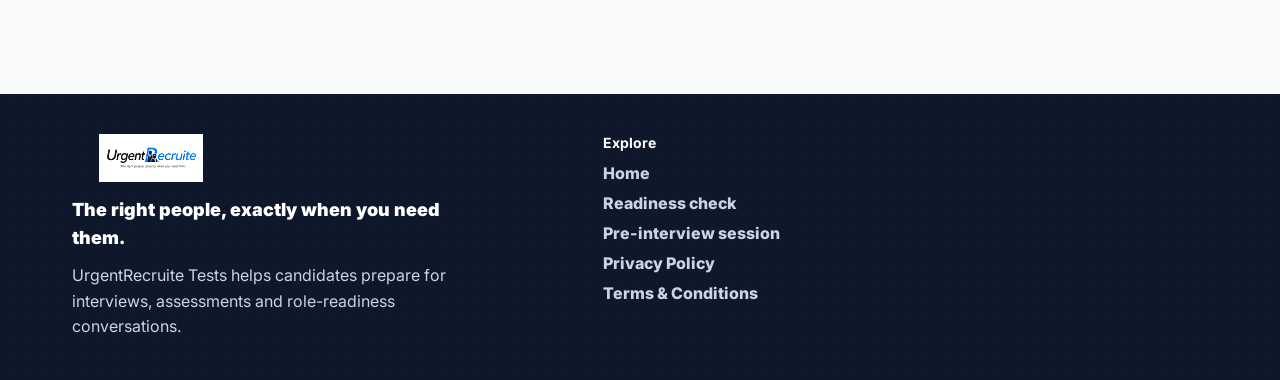
<file: tests.html>
<!doctype html>
<html lang="en">
  <head>
    <meta charset="utf-8">
    <meta name="viewport" content="width=device-width, initial-scale=1">
    <meta name="description" content="UrgentRecruite Tests helps candidates prepare for aptitude assessments, role-based scenarios, interview readiness and pre-interview sessions with the UrgentRecruite team.">
    <meta name="robots" content="index, follow, max-image-preview:large">
    <meta name="theme-color" content="#ffffff">
    <link rel="canonical" href="https://www.urgentrecruite.com/tests.html">
    <link rel="icon" href="https://www.urgentrecruite.com/favicon.ico" sizes="any">
    <link rel="icon" type="image/png" sizes="32x32" href="https://www.urgentrecruite.com/assets/favicon-32x32.png">
    <link rel="apple-touch-icon" sizes="180x180" href="https://www.urgentrecruite.com/assets/apple-touch-icon.png">
    <title>UrgentRecruite Tests | Interview &amp; Assessment Readiness</title>
    <link rel="preconnect" href="https://fonts.googleapis.com">
    <link rel="preconnect" href="https://fonts.gstatic.com" crossorigin>
    <link href="https://fonts.googleapis.com/css2?family=Inter:wght@400;500;600;700;800;900&display=swap" rel="stylesheet">
    <link rel="stylesheet" href="styles.css">
  </head>
  <body class="tests-page">
    <header class="site-header tests-page-header">
      <a class="brand" href="index.html" aria-label="UrgentRecruite home">
        <img src="assets/logo.jpeg" alt="UrgentRecruite logo">
      </a>
      <nav class="nav-links" aria-label="Tests navigation">
        <a href="index.html">Home</a>
        <a href="#readiness-check">Readiness check</a>
        <a href="#pre-interview">Pre-interview session</a>
        <a href="index.html#contact">Contact</a>
      </nav>
      <div class="header-actions">
        <a class="secondary-button" href="index.html">Back to homepage</a>
        <a class="primary-button" href="#pre-interview">Request session</a>
      </div>
    </header>

    <main>
      <section class="hero tests-page-hero" id="home">
        <div class="hero-content">
          <p class="eyebrow">UrgentRecruite Tests</p>
          <h1>Prepare for assessments and interviews before the real day.</h1>
          <p class="hero-copy">Start with our live IT &amp; Digital readiness diagnostic, then request a pre-interview session with the UrgentRecruite team when you want focused support.</p>
          <div class="hero-actions">
            <a class="primary-button large" href="#readiness-check">Start readiness check</a>
            <a class="secondary-button large" href="#pre-interview">Request pre-interview session</a>
          </div>
        </div>
        <div class="hero-panel" aria-label="Assessment readiness model">
          <div>
            <strong>1</strong>
            <span>Live industry pilot</span>
          </div>
          <div>
            <strong>10</strong>
            <span>IT diagnostic questions</span>
          </div>
          <div>
            <strong>5</strong>
            <span>Assessment signals</span>
          </div>
          <div>
            <strong>1:1</strong>
            <span>Pre-interview support request</span>
          </div>
        </div>
      </section>

      <section class="section tests-section" id="readiness-check">
        <div class="section-heading">
          <p class="eyebrow">Assessment readiness hub</p>
          <h2>Role-based practice, not random quiz noise.</h2>
          <p>The live IT &amp; Digital pack combines aptitude, role knowledge, workplace judgement, practical scenarios, and interview communication. Other industries are marked as upcoming until their question sets are properly built.</p>
        </div>

        <div class="tests-hero-grid">
          <article class="tests-panel tests-intro-card">
            <span class="tests-badge">Live pilot: IT &amp; Digital</span>
            <h3>Built around real recruitment signals.</h3>
            <p>Answer ten targeted diagnostic questions for IT support readiness and use the feedback to decide whether you need more preparation or a guided session.</p>
            <div class="tests-pill-row" aria-label="Assessment categories">
              <span>Aptitude</span>
              <span>Job knowledge</span>
              <span>Simulation</span>
              <span>SJT</span>
              <span>Interview</span>
            </div>
          </article>

          <article class="tests-panel tests-score-preview" aria-label="Readiness score preview">
            <div class="tests-score-ring">
              <strong>82</strong>
              <span>ReadyScore</span>
            </div>
            <div>
              <h3>Readiness report</h3>
              <p>After the diagnostic, candidates receive a score, competency notes, and a next-step recommendation.</p>
            </div>
          </article>
        </div>

        <div class="tests-builder" aria-label="Assessment readiness diagnostic">
          <div class="tests-selector">
            <div>
              <p class="eyebrow">Step 1</p>
              <h3>Start the live IT &amp; Digital pack</h3>
              <p>This is the first fully active readiness diagnostic. The remaining industries are locked until their packs are professionally completed.</p>
            </div>
            <label>Live assessment pack
              <select id="test-pack-select"></select>
            </label>
            <div class="tests-pack-summary" id="test-pack-summary" aria-live="polite"></div>
            <button class="primary-button" type="button" id="start-test-button">Start readiness check</button>
          </div>

          <div class="tests-diagnostic" id="tests-diagnostic" hidden>
            <div class="tests-diagnostic-header">
              <div>
                <p class="eyebrow">Step 2</p>
                <h3 id="test-title">Readiness diagnostic</h3>
              </div>
              <span id="test-progress">Question 1-10 of 10</span>
            </div>
            <form id="test-form" class="test-form"></form>
            <div class="tests-diagnostic-actions">
              <button class="secondary-button" type="button" id="reset-test-button">Choose another pack</button>
              <button class="primary-button" type="button" id="score-test-button">Get readiness report</button>
            </div>
          </div>

          <div class="tests-report" id="tests-report" hidden aria-live="polite">
            <div>
              <p class="eyebrow">Step 3</p>
              <h3>Your readiness report</h3>
            </div>
            <div class="tests-report-grid">
              <div class="tests-score-card">
                <strong id="tests-score-value">0%</strong>
                <span id="tests-score-label">Developing readiness</span>
              </div>
              <div>
                <p id="tests-score-copy">Complete the readiness check to receive feedback.</p>
                <ul class="tests-feedback-list" id="tests-feedback-list"></ul>
              </div>
            </div>
            <div class="tests-report-actions">
              <button class="secondary-button" type="button" id="retake-test-button">Retake this pack</button>
              <a class="primary-button" href="#pre-interview" id="mock-interview-button">Request pre-interview session</a>
            </div>
          </div>
        </div>

        <div class="tests-industries">
          <article class="tests-industry-live">
            <span>IT &amp; Digital</span>
            <small>Live now</small>
            <p>IT support readiness diagnostic with troubleshooting, security, prioritisation and interview communication.</p>
          </article>
          <article class="tests-industry-locked" aria-disabled="true">
            <span>Banking &amp; Finance</span>
            <small>Upcoming</small>
            <p>Operations, relationship management, compliance, branch leadership.</p>
          </article>
          <article class="tests-industry-locked" aria-disabled="true">
            <span>Healthcare</span>
            <small>Upcoming</small>
            <p>Nursing readiness, patient communication, prioritisation, ethics.</p>
          </article>
          <article class="tests-industry-locked" aria-disabled="true">
            <span>Engineering</span>
            <small>Upcoming</small>
            <p>Project judgement, safety awareness, technical reasoning, reporting.</p>
          </article>
          <article class="tests-industry-locked" aria-disabled="true">
            <span>Hospitality</span>
            <small>Upcoming</small>
            <p>Guest experience, service recovery, shift coordination, operations.</p>
          </article>
        </div>
      </section>

      <section class="section section-muted pre-interview-section" id="pre-interview">
        <div class="section-heading">
          <p class="eyebrow">Pre-interview session</p>
          <h2>Request focused preparation with the UrgentRecruite team.</h2>
          <p>Share the role, interview stage, deadline and areas where you need support. The request goes directly to our info inbox with the title "Pre-interview request".</p>
        </div>
        <form class="contact-form pre-interview-form" id="pre-interview-form">
          <input name="name" placeholder="Your full name" required>
          <input name="email" type="email" autocomplete="email" placeholder="Your email address" required>
          <input name="phone" type="tel" inputmode="tel" autocomplete="tel" placeholder="+441234567890" pattern="\+[1-9][0-9\s().-]{7,20}" title="Use international format, for example +441234567890" required>
          <input name="targetRole" placeholder="Target role or job title" required>
          <input name="industry" placeholder="Industry, for example Banking, IT, Healthcare" required>
          <input name="interviewDate" placeholder="Interview or assessment date, if known">
          <select name="supportType" required>
            <option value="">Select support type</option>
            <option>Mock interview practice</option>
            <option>Aptitude or assessment preparation</option>
            <option>Role-specific scenario practice</option>
            <option>CV/interview story preparation</option>
          </select>
          <textarea name="message" placeholder="Briefly describe the interview, assessment, employer, job link, or the areas you want help with."></textarea>
          <button class="primary-button" type="submit">Send pre-interview request</button>
        </form>
      </section>
    </main>

    <footer class="footer">
      <div class="footer-brand">
        <img src="assets/logo.jpeg" alt="UrgentRecruite logo">
        <p class="footer-motto">The right people, exactly when you need them.</p>
        <p>UrgentRecruite Tests helps candidates prepare for interviews, assessments and role-readiness conversations.</p>
      </div>
      <div class="footer-column">
        <h3>Explore</h3>
        <nav>
          <a href="index.html">Home</a>
          <a href="#readiness-check">Readiness check</a>
          <a href="#pre-interview">Pre-interview session</a>
          <a href="privacy.html">Privacy Policy</a>
          <a href="terms.html">Terms &amp; Conditions</a>
        </nav>
      </div>
    </footer>

    <div class="toast" id="toast" role="status" aria-live="polite"></div>
    <script src="tests.js"></script>
  </body>
</html>
</file>
<file: styles.css>
:root {
  --bg: #f8fafc;
  --surface: #ffffff;
  --ink: #0d1b2a;
  --muted: #475569;
  --line: #e2e8f0;
  --blue: #1d70f1;
  --blue-dark: #1558c0;
  --blue-soft: #eff6ff;
  --navy: #0f172a;
  --green: #0f766e;
  --grain-light: rgba(29, 112, 241, 0.12);
  --shadow: 0 24px 60px rgba(15, 23, 42, 0.12);
}

* {
  box-sizing: border-box;
}

html {
  scroll-behavior: smooth;
}

body {
  margin: 0;
  overflow-x: hidden;
  color: var(--ink);
  background:
    radial-gradient(circle at 20% 0%, rgba(29, 112, 241, 0.08), transparent 34%),
    linear-gradient(180deg, #ffffff 0%, var(--bg) 42%, #ffffff 100%);
  font-family: Inter, Arial, sans-serif;
}

button,
input,
textarea,
select {
  font: inherit;
}

button {
  cursor: pointer;
}

a {
  color: inherit;
  text-decoration: none;
}

.site-header {
  position: sticky;
  top: 0;
  z-index: 20;
  display: grid;
  grid-template-columns: auto 1fr auto auto;
  align-items: center;
  gap: 24px;
  min-height: 72px;
  padding: 12px clamp(18px, 4vw, 48px);
  border-bottom: 1px solid rgba(226, 232, 240, 0.9);
  background: rgba(255, 255, 255, 0.88);
  backdrop-filter: blur(14px);
}

.brand img {
  display: block;
  width: 158px;
  height: 48px;
  object-fit: contain;
}

.nav-links,
.header-actions,
.hero-actions {
  display: flex;
  align-items: center;
  gap: 14px;
}

.nav-links {
  justify-content: center;
  color: var(--muted);
  font-size: 14px;
  font-weight: 700;
}

.nav-links a:hover {
  color: var(--blue);
}

.nav-link-new {
  position: relative;
}

.nav-link-new::after {
  position: absolute;
  top: -12px;
  right: -18px;
  border-radius: 999px;
  padding: 2px 5px;
  color: #ffffff;
  background: var(--green);
  font-size: 8px;
  font-weight: 900;
  line-height: 1;
  letter-spacing: 0.04em;
  text-transform: uppercase;
  content: "New";
}

.primary-button,
.secondary-button,
.text-button,
.menu-button {
  min-height: 42px;
  border-radius: 8px;
  border: 1px solid transparent;
  font-weight: 800;
  transition: transform 180ms ease, box-shadow 180ms ease, background 180ms ease, border-color 180ms ease;
}

.primary-button {
  padding: 0 18px;
  color: #ffffff;
  background: var(--blue);
}

.primary-button:hover {
  background: var(--blue-dark);
  box-shadow: 0 12px 24px rgba(29, 112, 241, 0.22);
  transform: translateY(-1px);
}

.secondary-button {
  padding: 0 18px;
  color: var(--blue);
  background: #ffffff;
  border-color: var(--line);
}

.secondary-button:hover {
  border-color: rgba(29, 112, 241, 0.34);
  box-shadow: 0 10px 22px rgba(15, 23, 42, 0.08);
  transform: translateY(-1px);
}

.text-button {
  min-height: 36px;
  padding: 0 6px;
  color: var(--muted);
  background: transparent;
}

.text-button:hover {
  color: var(--blue);
}

.large {
  min-height: 50px;
  padding-inline: 22px;
}

.menu-button {
  display: none;
  padding: 0 14px;
  color: var(--ink);
  background: #ffffff;
  border-color: var(--line);
}

.mobile-menu-controls {
  display: flex;
  align-items: center;
  gap: 10px;
  justify-content: flex-end;
}

.language-picker {
  display: grid;
  grid-template-columns: auto auto;
  align-items: center;
  gap: 8px;
  color: var(--muted);
  font-size: 12px;
  font-weight: 900;
}

.language-picker select {
  min-height: 38px;
  border: 1px solid var(--line);
  border-radius: 8px;
  padding: 0 10px;
  color: var(--ink);
  background: #ffffff;
  font-weight: 800;
}

.hero {
  position: relative;
  isolation: isolate;
  display: grid;
  grid-template-columns: minmax(0, 1.1fr) minmax(320px, 0.75fr);
  gap: clamp(28px, 6vw, 72px);
  align-items: center;
  min-height: calc(100vh - 72px);
  padding: clamp(56px, 8vw, 96px) clamp(20px, 6vw, 72px);
  background:
    linear-gradient(90deg, rgba(248, 250, 252, 0.95), rgba(248, 250, 252, 0.7)),
    radial-gradient(circle at 80% 20%, rgba(29, 112, 241, 0.28), transparent 28%),
    url("https://images.unsplash.com/photo-1552664730-d307ca884978?auto=format&fit=crop&w=1800&q=80") center/cover;
}

.hero::after,
.section::after,
.trust-band::after,
.footer::after {
  position: absolute;
  inset: 0;
  z-index: 0;
  pointer-events: none;
  content: "";
  opacity: 0.22;
  background-image:
    radial-gradient(circle, var(--grain-light) 0 0.8px, transparent 1px),
    radial-gradient(circle, rgba(15, 23, 42, 0.07) 0 0.7px, transparent 1px);
  background-position: 0 0, 9px 11px;
  background-size: 18px 18px, 25px 25px;
}

.hero > *,
.section > *,
.trust-band > *,
.footer > * {
  position: relative;
  z-index: 1;
}

.eyebrow {
  margin: 0 0 10px;
  color: var(--blue);
  font-size: 12px;
  font-weight: 900;
  letter-spacing: 0.08em;
  text-transform: uppercase;
}

h1,
h2,
h3,
p {
  margin-top: 0;
}

h1 {
  max-width: 760px;
  margin-bottom: 18px;
  font-size: clamp(44px, 7vw, 82px);
  line-height: 0.98;
  letter-spacing: 0;
}

h2 {
  margin-bottom: 14px;
  font-size: clamp(30px, 4vw, 48px);
  line-height: 1.05;
}

h3 {
  margin-bottom: 8px;
  font-size: 18px;
}

.hero-copy {
  max-width: 680px;
  margin-bottom: 28px;
  color: var(--muted);
  font-size: 20px;
  line-height: 1.65;
}

.hero-panel {
  display: grid;
  gap: 12px;
  padding: 18px;
  border: 1px solid var(--line);
  border-radius: 8px;
  background: rgba(255, 255, 255, 0.92);
  box-shadow: var(--shadow);
}

.hero-panel div {
  padding: 18px;
  border-radius: 8px;
  background: var(--blue-soft);
}

.hero-panel strong {
  display: block;
  margin-bottom: 6px;
  font-size: 36px;
}

.hero-panel span {
  color: var(--muted);
  font-weight: 700;
}

.trust-band {
  position: relative;
  isolation: isolate;
  display: flex;
  flex-wrap: wrap;
  align-items: center;
  justify-content: center;
  gap: 20px 34px;
  padding: 22px 20px;
  color: var(--muted);
  background: #ffffff;
  border-block: 1px solid var(--line);
}

.trust-band strong {
  color: var(--ink);
}

.section {
  position: relative;
  isolation: isolate;
  padding: clamp(64px, 8vw, 104px) clamp(20px, 6vw, 72px);
  background: #ffffff;
}

.section-muted {
  --grain-light: rgba(29, 112, 241, 0.1);
  background: var(--bg);
}

.section-heading {
  max-width: 760px;
  margin: 0 auto 40px;
  text-align: center;
}

.section-heading p,
.pricing-grid p,
.about-grid p,
.contact-section p {
  color: var(--muted);
  line-height: 1.7;
}

.steps,
.path-grid,
.value-list,
.faq-list {
  display: grid;
  gap: 16px;
}

.steps {
  grid-template-columns: repeat(4, minmax(0, 1fr));
}

.steps article,
.path-grid article,
.pricing-card,
.intern-callout,
.value-list article,
.faq-list details {
  border: 1px solid var(--line);
  border-radius: 8px;
  padding: 22px;
  background: #ffffff;
  box-shadow: 0 14px 32px rgba(15, 23, 42, 0.06);
  transition: transform 180ms ease, box-shadow 180ms ease, border-color 180ms ease;
}

.steps article:hover,
.path-grid article:hover,
.pricing-card:hover,
.intern-callout:hover,
.value-list article:hover,
.faq-list details:hover {
  transform: translateY(-2px);
  border-color: rgba(29, 112, 241, 0.24);
  box-shadow: 0 20px 42px rgba(15, 23, 42, 0.1);
}

.steps span {
  display: inline-flex;
  align-items: center;
  justify-content: center;
  width: 42px;
  height: 42px;
  margin-bottom: 16px;
  border-radius: 50%;
  color: #ffffff;
  background: var(--blue);
  font-weight: 900;
}

.steps p,
.path-grid p,
.value-list p,
.faq-list p {
  color: var(--muted);
  line-height: 1.65;
}

.pricing-grid,
.about-grid,
.contact-section {
  display: grid;
  grid-template-columns: minmax(0, 0.95fr) minmax(320px, 1.05fr);
  gap: clamp(28px, 6vw, 72px);
  align-items: start;
}

.pricing-cards {
  display: grid;
  gap: 16px;
}

.pricing-card strong {
  display: block;
  margin: 8px 0 12px;
  color: var(--blue);
  font-size: 64px;
  line-height: 1;
}

.intern-pricing-card {
  background: #f8fbff;
}

.pricing-card ul {
  display: grid;
  gap: 10px;
  margin: 18px 0 0;
  padding-left: 20px;
}

.path-grid {
  grid-template-columns: repeat(4, minmax(0, 1fr));
}

.intern-callout {
  display: grid;
  grid-template-columns: minmax(0, 1fr) auto;
  align-items: center;
  gap: 18px;
  max-width: 980px;
  margin: 24px auto 0;
  background: #f8fbff;
}

.intern-callout p {
  margin-bottom: 0;
  color: var(--muted);
  line-height: 1.65;
}

.tests-promo-section {
  --grain-light: rgba(15, 118, 110, 0.08);
  background: #ffffff;
}

.tests-promo-card {
  display: grid;
  grid-template-columns: minmax(0, 1fr) auto;
  gap: 18px;
  align-items: center;
  max-width: 980px;
  margin: 0 auto;
  border: 1px solid rgba(15, 118, 110, 0.16);
  border-radius: 8px;
  padding: 24px;
  background: linear-gradient(135deg, #ffffff, #f3fbf9);
  box-shadow: 0 16px 38px rgba(15, 23, 42, 0.08);
}

.tests-promo-card p {
  margin-bottom: 0;
  color: var(--muted);
  line-height: 1.65;
}

.tests-section {
  --grain-light: rgba(15, 118, 110, 0.1);
  background:
    radial-gradient(circle at 14% 12%, rgba(29, 112, 241, 0.12), transparent 28%),
    linear-gradient(180deg, #ffffff 0%, #f8fbff 100%);
}

.tests-hero-grid {
  display: grid;
  grid-template-columns: minmax(0, 1.15fr) minmax(280px, 0.85fr);
  gap: 16px;
  max-width: 1120px;
  margin: 0 auto 18px;
}

.tests-panel,
.tests-builder,
.tests-industries article {
  border: 1px solid var(--line);
  border-radius: 8px;
  background: rgba(255, 255, 255, 0.94);
  box-shadow: 0 16px 38px rgba(15, 23, 42, 0.08);
}

.tests-panel {
  padding: 24px;
}

.tests-panel p,
.tests-selector p,
.tests-pack-summary,
.tests-diagnostic-header span,
.tests-score-copy,
.tests-industries p {
  color: var(--muted);
  line-height: 1.65;
}

.tests-badge {
  display: inline-flex;
  margin-bottom: 14px;
  border-radius: 999px;
  padding: 8px 12px;
  color: var(--green);
  background: rgba(15, 118, 110, 0.1);
  font-size: 12px;
  font-weight: 900;
  text-transform: uppercase;
  letter-spacing: 0.05em;
}

.tests-pill-row {
  display: flex;
  flex-wrap: wrap;
  gap: 8px;
  margin-top: 18px;
}

.tests-pill-row span,
.tests-question-meta span {
  display: inline-flex;
  border-radius: 999px;
  padding: 7px 10px;
  color: #1558c0;
  background: var(--blue-soft);
  font-size: 12px;
  font-weight: 900;
}

.tests-score-preview {
  display: grid;
  grid-template-columns: auto minmax(0, 1fr);
  gap: 18px;
  align-items: center;
}

.tests-score-ring {
  display: grid;
  place-items: center;
  width: 132px;
  height: 132px;
  border: 10px solid rgba(29, 112, 241, 0.16);
  border-top-color: var(--green);
  border-radius: 50%;
  color: var(--ink);
  text-align: center;
}

.tests-score-ring strong {
  font-size: 40px;
  line-height: 1;
}

.tests-score-ring span {
  color: var(--muted);
  font-size: 12px;
  font-weight: 900;
}

.tests-builder {
  display: grid;
  gap: 18px;
  max-width: 1120px;
  margin: 0 auto;
  padding: 22px;
}

.tests-selector {
  display: grid;
  grid-template-columns: minmax(0, 1.3fr) minmax(240px, 0.8fr);
  gap: 16px;
  align-items: end;
}

.tests-selector label {
  display: grid;
  gap: 8px;
  color: var(--ink);
  font-size: 13px;
  font-weight: 900;
}

.tests-selector select {
  min-height: 48px;
  border: 1px solid var(--line);
  border-radius: 8px;
  padding: 0 12px;
  color: var(--ink);
  background: #ffffff;
  font: inherit;
  font-weight: 800;
}

.tests-pack-summary {
  grid-column: 1 / -1;
  border: 1px solid rgba(29, 112, 241, 0.16);
  border-radius: 8px;
  padding: 14px;
  background: #f8fbff;
}

.tests-selector .primary-button {
  width: fit-content;
}

.tests-diagnostic,
.tests-report {
  border-top: 1px solid var(--line);
  padding-top: 18px;
}

.tests-diagnostic-header,
.tests-diagnostic-actions,
.tests-report-actions {
  display: flex;
  flex-wrap: wrap;
  align-items: center;
  justify-content: space-between;
  gap: 12px;
}

.test-form {
  display: grid;
  gap: 14px;
  margin: 16px 0;
}

.tests-question {
  border: 1px solid var(--line);
  border-radius: 8px;
  padding: 18px;
  background: #ffffff;
}

.tests-question h4 {
  margin: 10px 0 14px;
  font-size: 16px;
  line-height: 1.45;
}

.tests-question-meta {
  display: flex;
  flex-wrap: wrap;
  gap: 8px;
}

.tests-options {
  display: grid;
  gap: 10px;
}

.tests-options label {
  display: grid;
  grid-template-columns: auto minmax(0, 1fr);
  gap: 10px;
  align-items: start;
  border: 1px solid var(--line);
  border-radius: 8px;
  padding: 12px;
  color: var(--muted);
  background: #f8fafc;
  cursor: pointer;
}

.tests-options input {
  width: auto;
  margin-top: 2px;
  accent-color: var(--blue);
}

.tests-report-grid {
  display: grid;
  grid-template-columns: minmax(180px, 0.35fr) minmax(0, 1fr);
  gap: 18px;
  align-items: start;
}

.tests-score-card {
  display: grid;
  gap: 8px;
  border-radius: 8px;
  padding: 20px;
  color: #ffffff;
  background: linear-gradient(135deg, var(--blue), var(--green));
}

.tests-score-card strong {
  font-size: 48px;
  line-height: 1;
}

.tests-score-card span {
  font-weight: 900;
}

.tests-feedback-list {
  display: grid;
  gap: 8px;
  margin: 12px 0 0;
  padding-left: 20px;
  color: var(--muted);
  line-height: 1.6;
}

.tests-industries {
  display: grid;
  grid-template-columns: repeat(5, minmax(0, 1fr));
  gap: 12px;
  max-width: 1120px;
  margin: 18px auto 0;
}

.tests-industries article {
  padding: 16px;
}

.tests-industries span {
  display: block;
  margin-bottom: 6px;
  color: var(--ink);
  font-weight: 900;
}

.tests-industries small {
  display: inline-flex;
  margin-bottom: 10px;
  border-radius: 999px;
  padding: 5px 9px;
  font-size: 11px;
  font-weight: 900;
  text-transform: uppercase;
  letter-spacing: 0.04em;
}

.tests-industry-live {
  border-color: rgba(15, 118, 110, 0.34);
  background: linear-gradient(135deg, #ffffff, #f0fdfa);
}

.tests-industry-live small {
  color: #ffffff;
  background: var(--green);
}

.tests-industry-locked {
  position: relative;
  opacity: 0.72;
  background: #f8fafc;
}

.tests-industry-locked small {
  color: #64748b;
  background: #e2e8f0;
}

.tests-industry-locked::after {
  position: absolute;
  top: 14px;
  right: 14px;
  content: "Locked";
  color: #64748b;
  font-size: 11px;
  font-weight: 900;
  text-transform: uppercase;
}

.tests-page-hero {
  min-height: calc(92vh - 72px);
}

.tests-page-header .header-actions a {
  display: inline-flex;
  align-items: center;
}

.pre-interview-form {
  max-width: 760px;
  margin: 0 auto;
}

.faq-list {
  max-width: 880px;
  margin: 0 auto;
}

.faq-list summary {
  cursor: pointer;
  font-weight: 900;
}

.faq-list p {
  margin: 12px 0 0;
}

.contact-form {
  display: grid;
  gap: 12px;
}

input,
textarea,
select {
  width: 100%;
  border: 1px solid var(--line);
  border-radius: 8px;
  padding: 13px 14px;
  color: var(--ink);
  background: #ffffff;
  transition: border-color 160ms ease, box-shadow 160ms ease, background 160ms ease;
}

input:focus,
textarea:focus {
  outline: 0;
  border-color: rgba(29, 112, 241, 0.72);
  box-shadow: 0 0 0 4px rgba(29, 112, 241, 0.12);
}

textarea {
  min-height: 130px;
  resize: vertical;
}

select {
  min-height: 48px;
  font-weight: 700;
}

.footer {
  position: relative;
  isolation: isolate;
  --grain-light: rgba(148, 163, 184, 0.18);
  display: grid;
  grid-template-columns: minmax(260px, 1.2fr) minmax(140px, auto) minmax(220px, auto) minmax(160px, auto);
  gap: 24px;
  align-items: start;
  padding: 40px clamp(20px, 6vw, 72px);
  color: #cbd5e1;
  background: var(--navy);
}

.footer-brand img {
  width: 158px;
  height: 48px;
  object-fit: contain;
  filter: brightness(1.05);
}

.footer p {
  max-width: 420px;
  margin: 10px 0 0;
  line-height: 1.6;
}

.footer-motto {
  color: #ffffff;
  font-size: 18px;
  font-weight: 900;
}

.footer-column {
  display: grid;
  gap: 12px;
}

.footer-column h3 {
  margin: 0;
  color: #ffffff;
  font-size: 14px;
}

.footer nav {
  display: grid;
  gap: 10px;
  font-weight: 800;
}

.footer-link-button {
  width: fit-content;
  border: 0;
  padding: 0;
  color: inherit;
  background: transparent;
  font: inherit;
  font-weight: 800;
  text-align: left;
}

.footer a:hover {
  color: #ffffff;
}

.footer-link-button:hover {
  color: #ffffff;
}

.footer-list {
  display: grid;
  gap: 10px;
  margin: 0;
  padding: 0;
  list-style: none;
}

.footer-list li {
  position: relative;
  padding-left: 16px;
  color: #dbe4ee;
  font-size: 14px;
  font-weight: 700;
}

.footer-list li::before {
  position: absolute;
  left: 0;
  top: 0.62em;
  width: 5px;
  height: 5px;
  border-radius: 999px;
  background: #93c5fd;
  color: var(--blue-soft);
  content: "";
}

.country-list {
  display: flex;
  flex-wrap: wrap;
  gap: 8px;
}

.country-list span {
  display: inline-flex;
  align-items: center;
  gap: 6px;
  min-height: 32px;
  padding: 0 10px;
  border: 1px solid rgba(203, 213, 225, 0.2);
  border-radius: 999px;
  color: #f8fafc;
  background: rgba(255, 255, 255, 0.06);
  font-size: 13px;
  font-weight: 800;
}

.market-note {
  margin: 0;
  color: #d6e7e5;
  font-size: 13px;
  line-height: 1.5;
}

.compliance-note {
  color: #9ce4d4;
  font-size: 13px;
  font-weight: 800;
}

.social-links {
  display: flex;
  flex-wrap: wrap;
  gap: 10px;
}

.social-links a {
  display: inline-flex;
  align-items: center;
  justify-content: center;
  width: 40px;
  height: 40px;
  border: 1px solid rgba(203, 213, 225, 0.2);
  border-radius: 8px;
  background: rgba(255, 255, 255, 0.06);
}

.social-links a:hover {
  background: rgba(255, 255, 255, 0.14);
}

.social-links img {
  width: 20px;
  height: 20px;
  filter: invert(1);
}

.form-dialog {
  width: min(920px, calc(100vw - 28px));
  max-height: calc(100vh - 28px);
  border: 0;
  border-radius: 8px;
  padding: 0;
  box-shadow: var(--shadow);
}

.form-dialog::backdrop {
  background: rgba(15, 23, 42, 0.58);
}

.dialog-shell {
  display: flex;
  justify-content: flex-end;
  padding: 14px 14px 0;
}

.dialog-close {
  min-height: 34px;
  border: 1px solid var(--line);
  border-radius: 8px;
  color: var(--muted);
  background: #ffffff;
  font-weight: 800;
}

.application-form {
  padding: 0 24px 24px;
}

.dialog-heading {
  margin-bottom: 20px;
}

.dialog-heading p {
  color: var(--muted);
  line-height: 1.6;
}

.form-grid {
  display: grid;
  grid-template-columns: repeat(2, minmax(0, 1fr));
  gap: 12px;
}

.form-progress {
  display: grid;
  grid-template-columns: repeat(3, 1fr);
  gap: 8px;
  margin: 0 0 18px;
}

.form-progress span {
  display: grid;
  min-height: 54px;
  place-items: center;
  padding: 8px 10px;
  border: 1px solid var(--line);
  border-radius: 8px;
  color: var(--muted);
  background: #ffffff;
  font-size: 13px;
  font-weight: 900;
  line-height: 1.25;
  text-align: center;
}

.form-progress span.active,
.form-progress span.complete {
  color: #ffffff;
  background: linear-gradient(135deg, var(--blue), #0f766e);
  border-color: transparent;
}

.step-hidden {
  display: none !important;
}

.input-prefix {
  display: grid;
  grid-template-columns: auto minmax(0, 1fr);
  align-items: center;
  border: 1px solid var(--line);
  border-radius: 8px;
  background: #ffffff;
}

.input-prefix > span {
  padding: 0 12px;
  color: var(--blue);
  font-size: 12px;
  font-weight: 900;
}

.input-prefix input {
  border: 0;
  border-left: 1px solid var(--line);
  border-radius: 0 8px 8px 0;
}

.word-count,
.form-note,
.field-error {
  color: var(--muted);
  font-size: 13px;
  font-weight: 700;
  line-height: 1.5;
}

.field-error {
  color: #b42318;
}

.word-count.valid {
  color: var(--green);
}

label {
  display: grid;
  gap: 7px;
  color: var(--muted);
  font-size: 13px;
  font-weight: 800;
}

.wide {
  grid-column: 1 / -1;
}

.hidden {
  display: none;
}

.generated-brief-panel {
  display: grid;
  gap: 12px;
  padding: 14px;
  border: 1px solid var(--line);
  border-radius: 8px;
  background: var(--blue-soft);
}

.generated-brief-header {
  display: flex;
  align-items: center;
  justify-content: space-between;
  gap: 14px;
}

.generated-brief-header span {
  display: block;
  margin-bottom: 4px;
  color: var(--ink);
  font-size: 14px;
  font-weight: 900;
}

.generated-brief-header p {
  margin: 0;
  color: var(--muted);
  line-height: 1.5;
}

.dialog-actions {
  display: flex;
  justify-content: flex-end;
  gap: 10px;
  margin-top: 18px;
}

.toast {
  position: fixed;
  right: 24px;
  bottom: 24px;
  transform: translateY(24px);
  opacity: 0;
  max-width: 360px;
  padding: 13px 15px;
  border-radius: 8px;
  color: #ffffff;
  background: var(--navy);
  box-shadow: var(--shadow);
  transition: 180ms ease;
}

.toast.show {
  transform: translateY(0);
  opacity: 1;
}

.legal-main {
  background: var(--bg);
}

.legal-hero {
  padding: clamp(56px, 7vw, 92px) clamp(20px, 6vw, 72px);
  background:
    linear-gradient(90deg, rgba(248, 250, 252, 0.98), rgba(248, 250, 252, 0.82)),
    radial-gradient(circle at 80% 20%, rgba(29, 112, 241, 0.2), transparent 28%);
}

.legal-hero-content {
  max-width: 920px;
}

.legal-hero h1 {
  max-width: 920px;
  font-size: clamp(38px, 5vw, 64px);
}

.legal-hero p,
.legal-content p,
.legal-content li {
  color: var(--muted);
  line-height: 1.75;
}

.legal-content {
  display: grid;
  gap: 18px;
  max-width: 980px;
  margin: 0 auto;
  padding: clamp(48px, 6vw, 76px) clamp(20px, 6vw, 72px);
}

.legal-card {
  border: 1px solid var(--line);
  border-radius: 8px;
  padding: clamp(22px, 4vw, 36px);
  background: #ffffff;
  box-shadow: 0 14px 32px rgba(15, 23, 42, 0.06);
}

.legal-card h2 {
  font-size: clamp(24px, 3vw, 34px);
}

.legal-card h3 {
  margin-top: 22px;
}

.legal-card ul {
  display: grid;
  gap: 8px;
  padding-left: 20px;
}

.cookie-consent {
  position: fixed;
  inset: auto 18px 18px;
  z-index: 60;
  display: flex;
  justify-content: center;
  pointer-events: none;
}

.cookie-consent-card {
  width: min(940px, 100%);
  max-height: calc(100vh - 36px);
  overflow-y: auto;
  border: 1px solid rgba(226, 232, 240, 0.94);
  border-radius: 8px;
  padding: 20px;
  color: var(--ink);
  background: rgba(255, 255, 255, 0.98);
  box-shadow: var(--shadow);
  pointer-events: auto;
}

.cookie-consent-card h2 {
  margin-bottom: 8px;
  font-size: 24px;
}

.cookie-consent-card p {
  margin-bottom: 0;
  color: var(--muted);
  line-height: 1.6;
}

.cookie-consent-options {
  display: grid;
  gap: 10px;
  margin-top: 16px;
}

.cookie-row {
  display: grid;
  grid-template-columns: minmax(0, 1fr) auto;
  gap: 16px;
  align-items: center;
  border: 1px solid var(--line);
  border-radius: 8px;
  padding: 14px;
  background: var(--blue-soft);
}

.cookie-checkbox-row {
  cursor: pointer;
}

.cookie-checkbox-row input {
  width: 22px;
  height: 22px;
  accent-color: var(--blue);
}

.cookie-always-on {
  color: var(--green);
  font-size: 12px;
  font-weight: 900;
}

.cookie-consent-actions {
  display: flex;
  flex-wrap: wrap;
  justify-content: flex-end;
  gap: 10px;
  margin-top: 16px;
}

.cookie-accept-button {
  min-width: 156px;
  background: linear-gradient(135deg, var(--blue), #1558c0);
  box-shadow: 0 14px 28px rgba(29, 112, 241, 0.24);
}

.cookie-accept-button:hover {
  box-shadow: 0 18px 34px rgba(29, 112, 241, 0.3);
}

.cookie-reject-button {
  color: #64748b;
  background: #f1f5f9;
  border-color: #e2e8f0;
}

.cookie-reject-button:hover {
  color: #475569;
  background: #e2e8f0;
  border-color: #cbd5e1;
}

.cookie-save-button {
  background: #ffffff;
}

@media (max-width: 1060px) {
  .site-header {
    grid-template-columns: minmax(0, 1fr) auto;
    gap: 12px;
    padding-inline: 14px;
  }

  .brand img {
    width: min(148px, 38vw);
  }

  .mobile-menu-controls {
    min-width: 0;
    gap: 6px;
  }

  .language-picker {
    grid-template-columns: 1fr;
    gap: 3px;
    font-size: 10px;
  }

  .language-picker select {
    width: min(34vw, 138px);
    padding-inline: 8px;
  }

  .nav-links,
  .header-actions {
    display: none;
  }

  .site-header.open .nav-links,
  .site-header.open .header-actions {
    display: flex;
    grid-column: 1 / -1;
    flex-direction: column;
    align-items: stretch;
  }

  .menu-button {
    display: inline-flex;
    align-items: center;
    justify-content: center;
    justify-self: end;
  }

  .hero,
  .pricing-grid,
  .about-grid,
  .contact-section,
  .tests-hero-grid,
  .tests-selector,
  .tests-report-grid,
  .footer {
    grid-template-columns: 1fr;
  }

  .steps,
  .path-grid,
  .tests-industries {
    grid-template-columns: repeat(2, minmax(0, 1fr));
  }

  .intern-callout {
    grid-template-columns: 1fr;
  }

  .tests-promo-card {
    grid-template-columns: 1fr;
  }

  .legal-content {
    padding-inline: 20px;
  }
}

@media (max-width: 680px) {
  .site-header {
    min-height: 64px;
  }

  .mobile-menu-controls {
    max-width: 52vw;
  }

  .language-picker > span {
    position: absolute;
    width: 1px;
    height: 1px;
    overflow: hidden;
    clip: rect(0 0 0 0);
  }

  .menu-button {
    min-height: 38px;
    max-width: 76px;
    padding-inline: 9px;
    font-size: 13px;
    white-space: nowrap;
  }

  .site-header.open .menu-button {
    font-size: 0;
  }

  .site-header.open .menu-button::after {
    content: "Close";
    font-size: 13px;
  }

  .hero-actions,
  .dialog-actions,
  .generated-brief-header {
    flex-direction: column;
    align-items: stretch;
  }

  .steps,
  .path-grid,
  .tests-industries,
  .form-grid {
    grid-template-columns: 1fr;
  }

  .tests-score-preview,
  .tests-diagnostic-header,
  .tests-diagnostic-actions,
  .tests-report-actions {
    align-items: stretch;
    grid-template-columns: 1fr;
    flex-direction: column;
  }

  .tests-selector .primary-button,
  .tests-promo-card .primary-button,
  .tests-diagnostic-actions button,
  .tests-report-actions button {
    width: 100%;
  }

  .cookie-consent {
    inset: auto 10px 10px;
  }

  .cookie-row,
  .cookie-consent-actions {
    grid-template-columns: 1fr;
  }

  .cookie-consent-actions button {
    width: 100%;
  }
}
</file>
